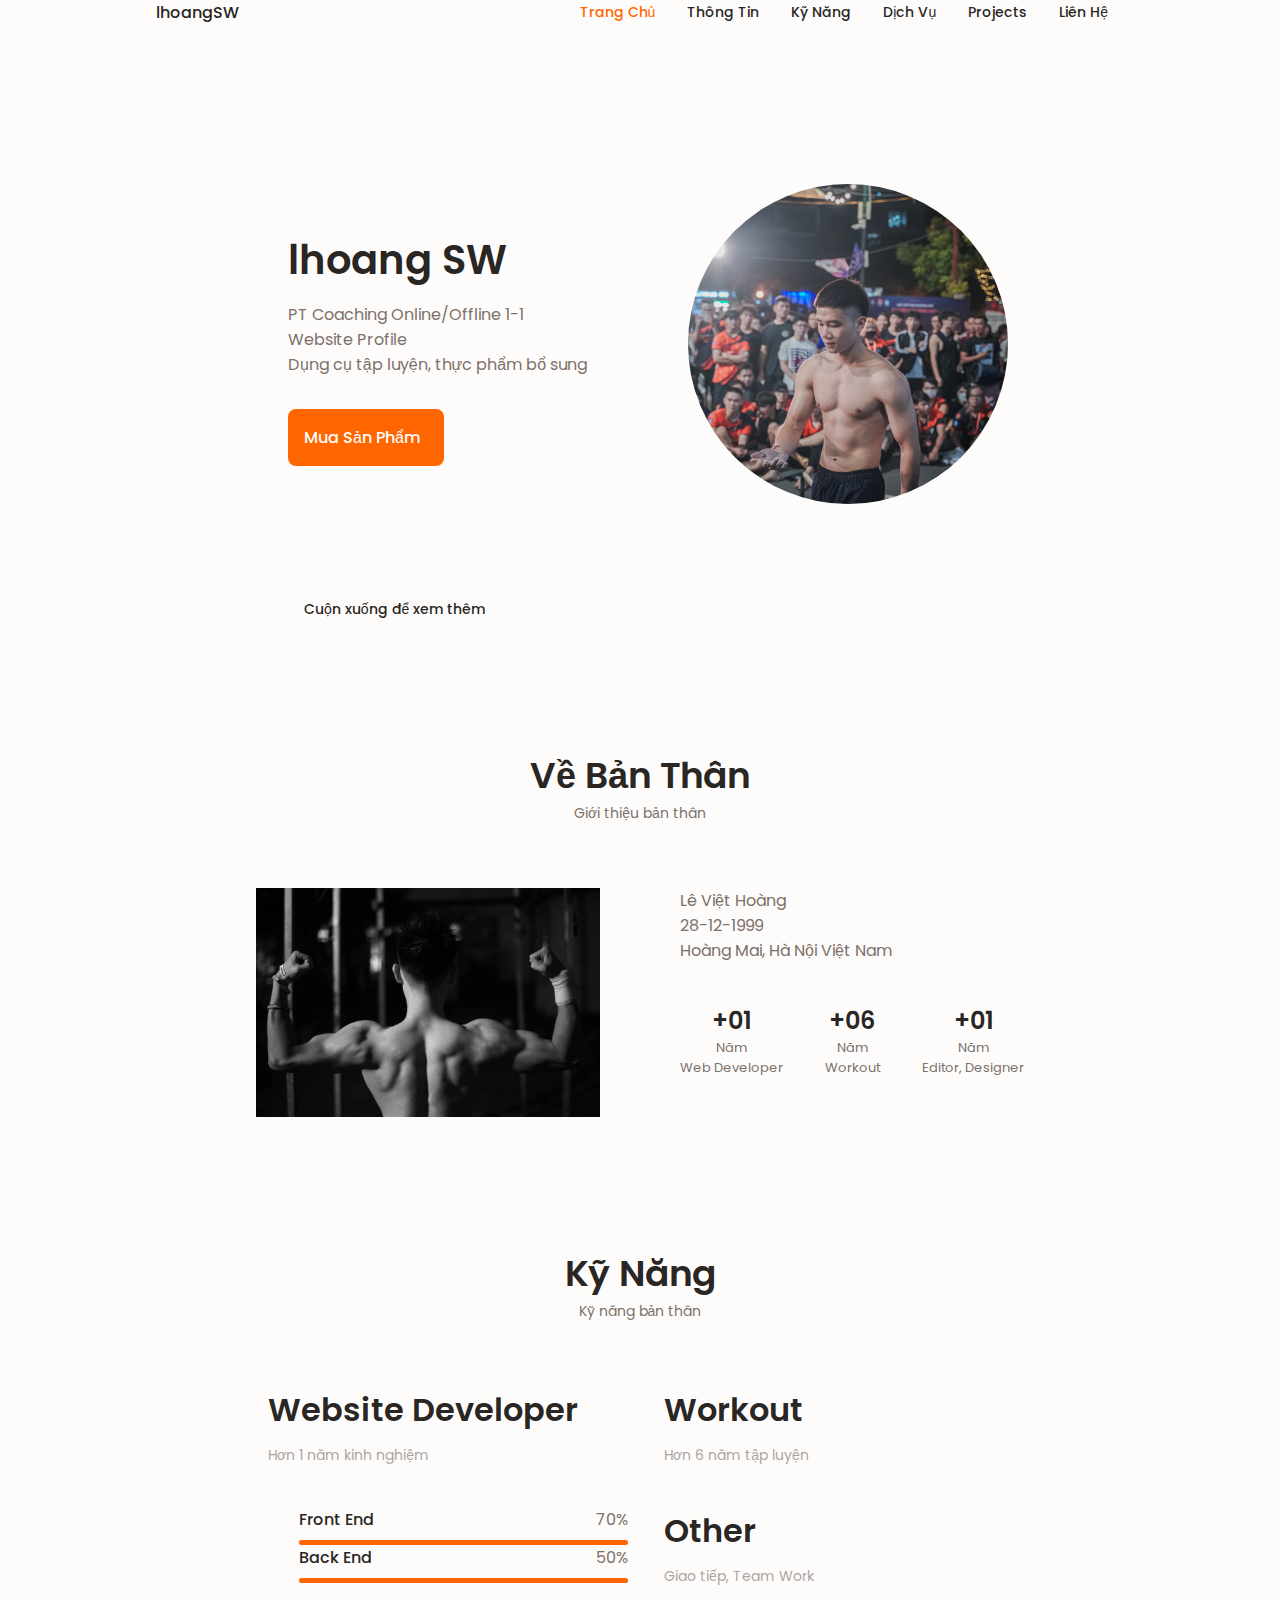
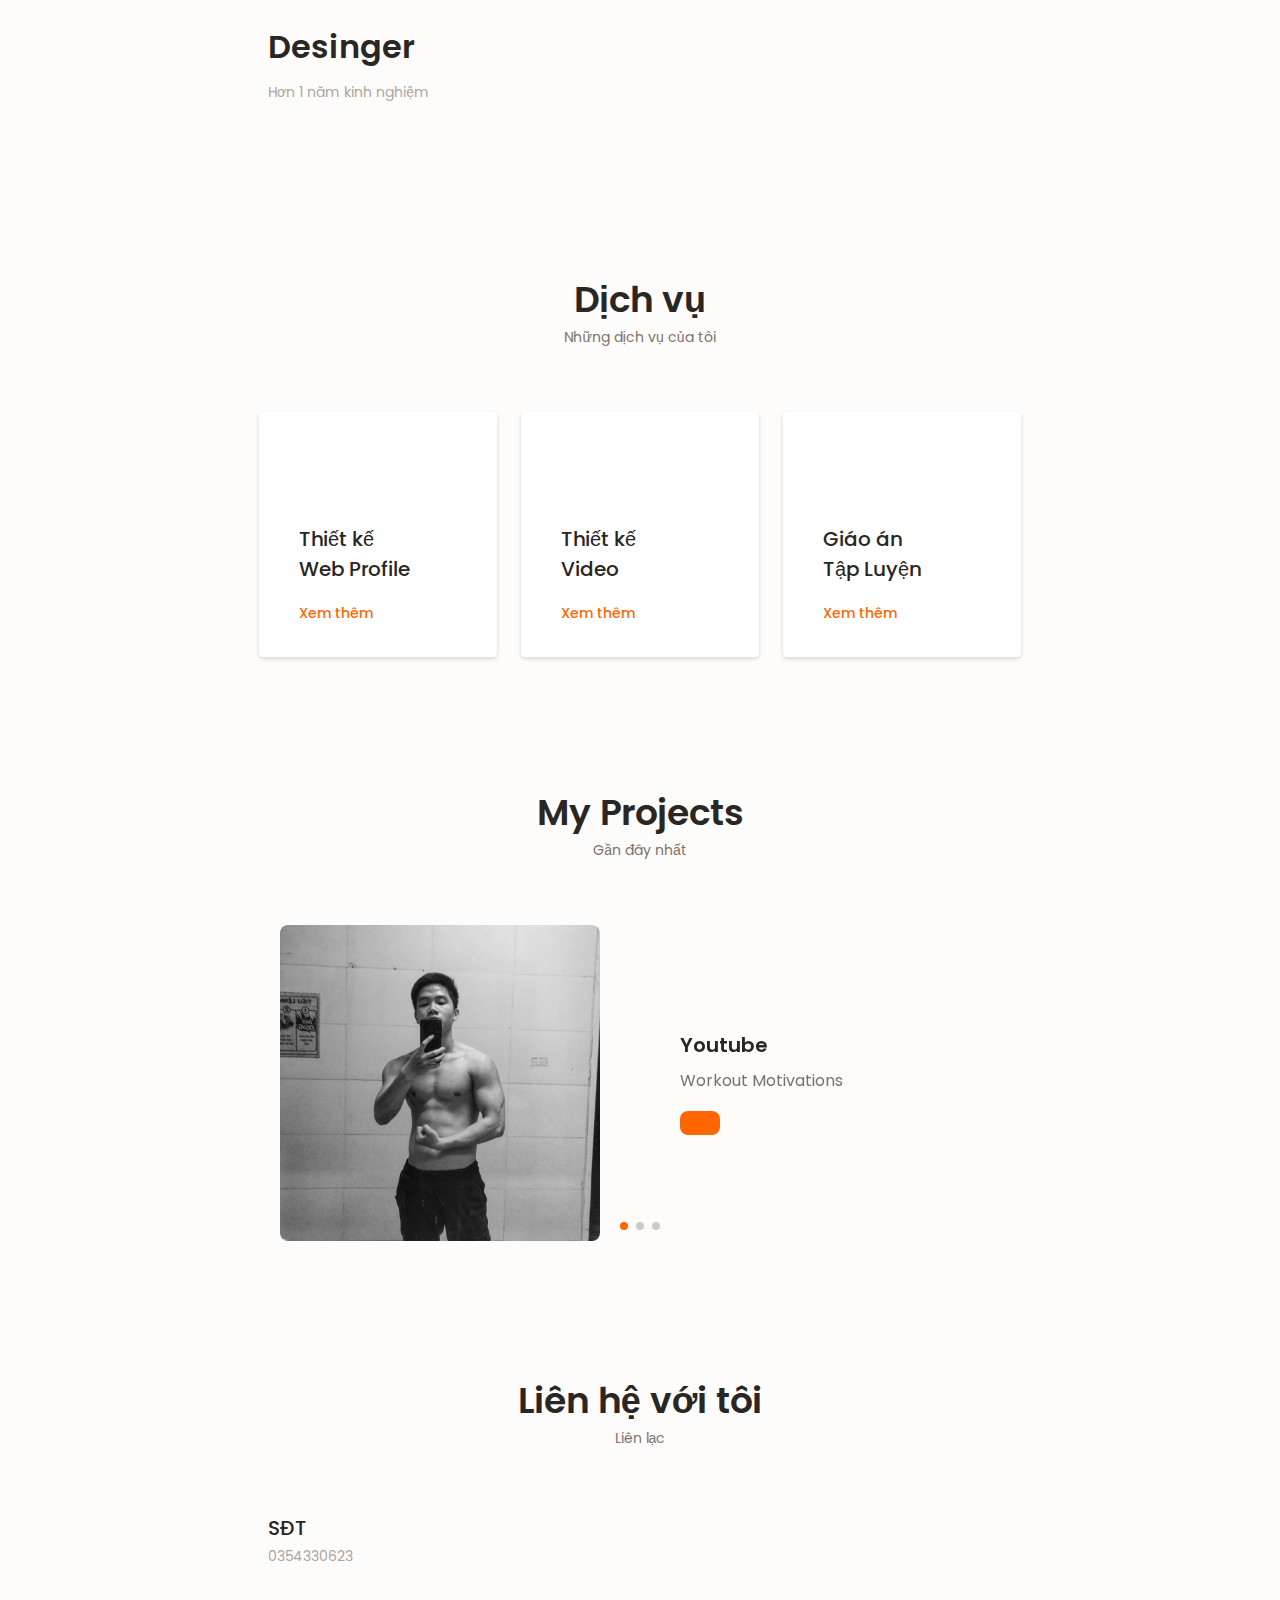
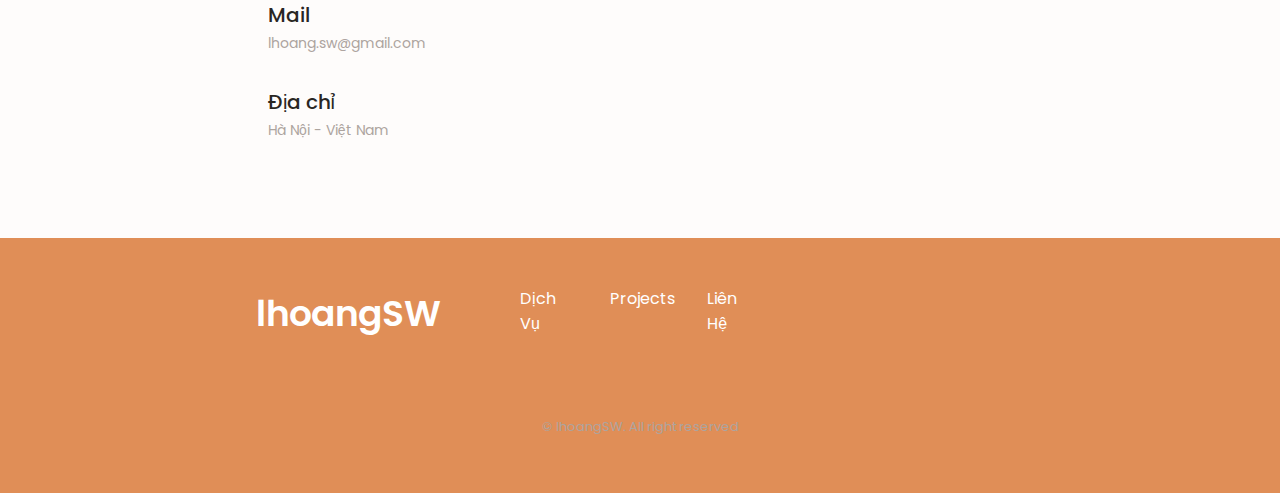
<file: index.html>
<!DOCTYPE html>
<html lang="en">
<head>
	<meta charset="UTF-8">
	<meta name="viewport" content="width=device-width, initial-scale=1">
	<title>lhoang SW</title>
	
	<link rel="shortcut icon" type="image/png" href="assets/imgs/daugiai.jpg"/>
	<link rel="stylesheet" href="https://unicons.iconscout.com/release/v4.0.0/css/line.css">

	<link rel="stylesheet" href="assets/css/swiper-bundle.min.css">
	<link rel="stylesheet" href="assets/css/gioithieu.css">


</head>
<body>

	<header class="header" id="header">
		<nav class="nav container">
			<a href="#" class="nav__logo">lhoangSW</a>

			<div class="nav__menu" id="nav-menu">
				<ul class="nav__list grid">
					<li class="nav__item">
						<a href="#home" class="nav__link active-link">
							<i class="uil uil-estate nav__icon"></i> Trang Chủ
						</a>
					</li>
					<li class="nav__item">
						<a href="#about" class="nav__link">
							<i class="uil uil-user nav__icon"></i> Thông Tin
						</a>
					</li><li class="nav__item">
						<a href="#skills" class="nav__link">
							<i class="uil uil-file-alt nav__icon"></i> Kỹ Năng
						</a>
					</li><li class="nav__item">
						<a href="#services" class="nav__link">
							<i class="uil uil-briefcase-alt nav__icon"></i> Dịch Vụ
						</a>
					</li><li class="nav__item">
						<a href="#portfolio" class="nav__link">
							<i class="uil uil-scenery nav__icon"></i> Projects
						</a>
					</li>
					</li><li class="nav__item">
						<a href="#contact" class="nav__link">
							<i class="uil uil-message nav__icon"></i> Liên Hệ
						</a>
					</li>
				</ul>
				<i class="uil uil-times nav__close" id="nav-close"></i>
			</div>

			<div class="nav__btns">
				<!-- theme change button -->
				<i class="uil uil-moon change-theme" id="theme-button"></i>

				<div class="nav__toggle" id="nav-toggle">
					<i class="uil uil-apps"></i>
				</div>
			</div>

		</nav>
	</header>


	<main class="main">
		<section class="home section" id="home">
			<div class="home__container container grid">
				<div class="home__content grid">
					<div class="home__social">
						<a href="https://www.facebook.com/leviethoang281299" target="_blank" class="home__social-icon">
							<i class="uil uil-facebook-f"></i>
						</a>

						<a href="https://www.instagram.com/lhoang_sw/" target="_blank" class="home__social-icon">
							<i class="uil uil-instagram"></i>
						</a>

						<a href="https://www.youtube.com/@lhoangsw3501/" target="_blank" class="home__social-icon">
							<i class="uil uil-youtube"></i>
						</a>
					</div>

					<div class="home__img">
						<img src="assets/imgs/daugiai.jpg" alt="" class="home__blob-img">

						</g>

						</svg>
					</div>

					<div class="home__data">
						<h1 class="home__title">lhoang SW</h1>
						<h3 class="home__subtitle"></h3>
						<p class="home__description">PT Coaching Online/Offline 1-1 <br> Website Profile <br> Dụng cụ tập luyện, thực phẩm bổ sung</p>
						<a href="sanpham.html" target="_blank" class="button button--flex">
							Mua Sản Phẩm<i class="uil uil-message button__icon"></i>
						</a>
					</div>
				</div>

				<div class="home__scroll">
					<a href="#about" class="home__scroll-button button--flex">
						<i class="uil uil-mouse-alt home__scroll-mouse"></i>
						<span class="home__scroll-name">Cuộn xuống để xem thêm</span>
						<i class="uil uil-arrow-down home__scroll-arrow"></i>
					</a>
				</div>

			</div>
		</section>

		<section class="about section" id="about">
			<h2 class="section__title">Về Bản Thân</h2>
			<span class="section__subtitle">Giới thiệu bản thân</span>

			<div class="about__container container grid">
				<img src="assets/imgs/back.jpg" alt="" class="about__img">

				<div class="about__data">
					<p class="about__description">Lê Việt Hoàng <br> 28-12-1999 <br> Hoàng Mai, Hà Nội Việt Nam</p>

					<div class="about__info">
						<div>
							<span class="about__info-title">+01</span>
							<span class="about__info-name">Năm <br> Web Developer</span>
						</div>
						<div>
							<span class="about__info-title">+06</span>
							<span class="about__info-name">Năm <br> Workout</span>
						</div>
						<div>
							<span class="about__info-title">+01</span>
							<span class="about__info-name">Năm <br> Editor, Designer</span>
						</div>
					</div>

					<!-- <div class="about__buttons">
						<a download="" href="#" class="button button--flex">
							Tải xuống CV<i class="uil uil-download-alt button__icon"></i>
						</a>
					</div> -->
				</div>
			</div>
		</section>

		<section class="skills section" id="skills">
			<h2 class="section__title">Kỹ Năng</h2>
			<span class="section__subtitle">Kỹ năng bản thân</span>

			<div class="skills__container container grid">
				<div>
					<!-- SKILLS 1 -->
					<div class="skills__content skills__open">
						<div class="skills__header">
							<i class="uil uil-brackets-curly skills__icon"></i>

							<div>
								<h1 class="skills__titles">Website Developer</h1>
								<span class="skills__subtitle">Hơn 1 năm kinh nghiệm</span>
							</div>

							<i class="uil uil-angle-down skills__arrow"></i>
						</div>

						<div class="skills__list grid">
							<div class="skills__data">
								<div class="skills__titles">
									<h3 class="skills__name">Front End</h3>
									<span class="skills__number">70%</span>
								</div>
								<div class="skills__bar">
									<span class="skills__percentage skills__fe"></span>
								</div>

								<div class="skills__titles">
									<h3 class="skills__name">Back End</h3>
									<span class="skills__number">50%</span>
								</div>
								<div class="skills__bar">
									<span class="skills__percentage skills__be"></span>
								</div>

								
							</div>
						</div>

					</div>

					<!-- SKILLS 2 -->
					<div class="skills__content skills__close">
						<div class="skills__header">
							<i class="uil uil-swatchbook skills__icon"></i>

							<div>
								<h1 class="skills__titles">Desinger</h1>
								<span class="skills__subtitle">Hơn 1 năm kinh nghiệm</span>
							</div>

							<i class="uil uil-angle-down skills__arrow"></i>
						</div>

						<div class="skills__list grid">
							<div class="skills__data">
								<div class="skills__titles">
									<h3 class="skills__name">Edit Video</h3>
									<span class="skills__number">70%</span>
								</div>
								<div class="skills__bar">
									<span class="skills__percentage skills__canvas"></span>
								</div>

								<div class="skills__titles">
									<h3 class="skills__name">Abode Premiere Pro</h3>
									<span class="skills__number">50%</span>
								</div>
								<div class="skills__bar">
									<span class="skills__percentage skills__pr"></span>
								</div>

								<div class="skills__titles">
									<h3 class="skills__name">Adobe Photoshop</h3>
									<span class="skills__number">50%</span>
								</div>
								<div class="skills__bar">
									<span class="skills__percentage skills__photoshop"></span>
								</div>						
							</div>
						</div>
					</div>
				</div>

				<div>
					<!-- SKILLS 3 -->
					

					<!-- SKILLS 4 -->
					<div class="skills__content skills__close">
						<div class="skills__header">
							<i class="uil uil-dumbbell skills__icon"></i>

							<div>
								<h1 class="skills__titles">Workout</h1>
								<span class="skills__subtitle">Hơn 6 năm tập luyện</span>
							</div>

							<i class="uil uil-angle-down skills__arrow"></i>
						</div>

						<div class="skills__list grid">
							<div class="skills__data">
								<div class="skills__titles">
									<h3 class="skills__name">Calisthenics & Street Workout</h3>
									<span class="skills__number">90%</span>
								</div>
								<div class="skills__bar">
									<span class="skills__percentage skills__sw"></span>
								</div>

								<div class="skills__titles">
									<h3 class="skills__name">Gym</h3>
									<span class="skills__number">50%</span>
								</div>
								<div class="skills__bar">
									<span class="skills__percentage skills__gym"></span>
								</div>

								<div class="skills__titles">
									<h3 class="skills__name">Gymnastics</h3>
									<span class="skills__number">20%</span>
								</div>
								<div class="skills__bar">
									<span class="skills__percentage skills__gymnast"></span>
								</div>						
							</div>
						</div>
					</div>

					<!-- SKILLS 5 -->
					<div class="skills__content skills__close">
						<div class="skills__header">
							<i class="uil uil-users-alt skills__icon"></i>

							<div>
								<h1 class="skills__titles">Other</h1>
								<span class="skills__subtitle">Giao tiếp, Team Work</span>
							</div>

							<i class="uil uil-angle-down skills__arrow"></i>
						</div>

						<div class="skills__list grid">
							<div class="skills__data">
								<div class="skills__titles">
									<h3 class="skills__name">Tiếng Anh giao tiếp cơ bản</h3>
									<span class="skills__number">65%</span>
								</div>
								<div class="skills__bar">
									<span class="skills__percentage skills__ta"></span>
								</div>

								<div class="skills__titles">
									<h3 class="skills__name">Team Work</h3>
									<span class="skills__number">75%</span>
								</div>
								<div class="skills__bar">
									<span class="skills__percentage skills__tw"></span>
								</div>

								<div class="skills__titles">
									<h3 class="skills__name">Kỹ Năng Mềm</h3>
									<span class="skills__number">65%</span>
								</div>
								<div class="skills__bar">
									<span class="skills__percentage skills__knm"></span>
								</div>						
							</div>
						</div>
					</div>
				</div>
			</div>
		</section>

		

		<!-- SERVICES -->
		<section class="services section" id="services">
			<h2 class="section__title">Dịch vụ</h2>
			<span class="section__subtitle">Những dịch vụ của tôi</span>

			<div class="services__container container grid">
				<!-- SERVICES 1 -->
				<div class="services__content">
					<div>
						<i class="uil uil-web-grid services__icon"></i>
						<h3 class="services__title">Thiết kế <br>Web Profile</h3>
					</div>

					<span class="button button--flex button--small button--link services__button">
						Xem thêm
						<i class="uil uil-arrow-right button__icon"></i>
					</span>

					<div class="services__modal">
						<div class="services__modal-content">
							<h4 class="services__modal-title">Thiết kế <br>Web Profile</h4>
							<i class="uil uil-times services__modal-close"></i>

							<ul class="services__modal-services grid">
								<li class="services__modal-service">
									<i class="uil uil-check-circle services__modal-icon"></i>
									<p>Giao diện bắt mắt.</p>
								</li>
								<li class="services__modal-service">
									<i class="uil uil-check-circle services__modal-icon"></i>
									<p>Tính cá nhân hóa cao.</p>
								</li>
								<li class="services__modal-service">
									<i class="uil uil-check-circle services__modal-icon"></i>
									<p>Thay đổi theo yêu cầu.</p>
								</li>
							</ul>
						</div>
					</div>
				</div>

				<!-- SERVICES 2 -->
				<div class="services__content">
					<div>
						<i class="uil uil-video services__icon"></i>
						<h3 class="services__title">Thiết kế <br> Video</h3>
					</div>

					<span class="button button--flex button--small button--link services__button">
						Xem thêm
						<i class="uil uil-arrow-right button__icon"></i>
					</span>

					<div class="services__modal">
						<div class="services__modal-content">
							<h4 class="services__modal-title">Thiết kế <br> Video</h4>
							<i class="uil uil-times services__modal-close"></i>

							<ul class="services__modal-services grid">
								<li class="services__modal-service">
									<i class="uil uil-check-circle services__modal-icon"></i>
									<p>Video Youtube, Tiktok, Reel FaceBook Instagram.</p>
								</li>
								<li class="services__modal-service">
									<i class="uil uil-check-circle services__modal-icon"></i>
									<p>Video Highlight Game.</p>
								</li>
								<li class="services__modal-service">
									<i class="uil uil-check-circle services__modal-icon"></i>
									<p>Video Trend Tiktok.</p>
								</li>
								<li class="services__modal-service">
									<i class="uil uil-check-circle services__modal-icon"></i>
									<p>Video Workout Motivation.</p>
								</li>
							</ul>
						</div>
					</div>
				</div>

				<!-- SERVICES 3 -->
				<div class="services__content">
					<div>
						<i class="uil uil-dumbbell services__icon"></i>
						<h3 class="services__title">Giáo án <br> Tập Luyện</h3>
					</div>

					<span class="button button--flex button--small button--link services__button">
						Xem thêm
						<i class="uil uil-arrow-right button__icon"></i>
					</span>

					<div class="services__modal">
						<div class="services__modal-content">
							<h4 class="services__modal-title">Giáo án <br> Tập Luyện</h4>
							<i class="uil uil-times services__modal-close"></i>

							<ul class="services__modal-services grid">
								<li class="services__modal-service">
									<i class="uil uil-check-circle services__modal-icon"></i>
									<p>Lên giáo án tập luyện tăng giảm cân, tăng cơ, giảm mỡ.</p>
								</li>
								<li class="services__modal-service">
									<i class="uil uil-check-circle services__modal-icon"></i>
									<p>Tư vấn hỗ trợ về dinh dưỡng và các thực phẩm bổ sung.</p>
								</li>
								<li class="services__modal-service">
									<i class="uil uil-check-circle services__modal-icon"></i>
									<p>Cung cấp dụng cụ tập luyện và thực phẩm bổ sung.</p>
								</li>
								<li class="services__modal-service">
									<i class="uil uil-check-circle services__modal-icon"></i>
									<p>Huấn luyện viên kèm 1-1.</p>
								</li>
							</ul>
						</div>
					</div>
				</div>

				
			</div>
		</section>

		<!-- portfolio -->
		
		<section class="portfolio section" id="portfolio">
			<h2 class="section__title">My Projects</h2>
			<span class="section__subtitle">Gần đây nhất</span>

			<div class="portfolio__container container swiper mySwiper">
				<div class="swiper-wrapper">
					<!-- portfolio 1 -->
					<div class="portfolio__content grid swiper-slide">
						<img src="assets/imgs/ytava.jpg" alt="" class="portfolio__img">

						<div class="portfolio__data">
							<h3 class="portfolio__title">Youtube</h3>
							<p class="portfolio__description">Workout Motivations</p>
							<a href="https://www.youtube.com/@lhoangsw3501/" target="_blank" class="button button--flex button--small portfolio__button">
								<i class="uil uil-arrow-right button__icon"></i>
							</a>
						</div>
					</div>
					<!-- portfolio 2 -->
					<div class="portfolio__content grid swiper-slide">
						<img src="assets/imgs/daugiai.jpg" alt="" class="portfolio__img">

						<div class="portfolio__data">
							<h3 class="portfolio__title">TikTok</h3>
							<p class="portfolio__description">Workout Tips & Tricks</p>
							<a href="https://www.tiktok.com/@lehoang_sw" target="_blank" class="button button--flex button--small portfolio__button">
								<i class="uil uil-arrow-right button__icon"></i>
							</a>
						</div>
					</div>
					<!-- portfolio 3 -->
					<div class="portfolio__content grid swiper-slide">
						<img src="assets/imgs/vc.png	" alt="" class="portfolio__img">

						<div class="portfolio__data">
							<h3 class="portfolio__title">Thẻ Thông Tin Cá Nhân</h3>
							<p class="portfolio__description">Chạm, Quét mã QR hiện thông tin</p>
							<a href="#" class="button button--flex button--small portfolio__button">
								<i class="uil uil-arrow-right button__icon"></i>
							</a>
						</div>
					</div>
				</div>

				<div class="swiper-button-next">
					<i class="uil uil-angle-right-b swiper-portfolio-icon"></i>
				</div>
    			<div class="swiper-button-prev">
    				<i class="uil uil-angle-left-b swiper-portfolio-icon"></i>
    			</div>

    			<div class="swiper-pagination"></div>
			</div>
		</section>  		

		<!-- PROJECT IN MID -->
		<!-- <section class="project section">
			<div class="project__bg">
				<div class="project__container container grid">
					<div class="project__data">
						<h2 class="project__title">Bạn có ý tưởng mới ?</h2>
						<p class="project__description">Ý tưởng của bạn là ý tưởng của tôi <br> Ý tưởng của tôi là của tôi</p>
						<a href="#contact" class="button button--flex button--white">
							Liên hệ với tui
							<i class="uil uil-message project__icon button__icon"></i>
						</a>
					</div>

					<img src="assets/imgs/ava.png" alt="" class="project__img">
				</div>
			</div>
		</section> -->

		<!-- testimonial -->
		

		<!-- Contact me -->
		<section class="contact section" id="contact">
			<h2 class="section__title">Liên hệ với tôi</h2>
			<span class="section__subtitle">Liên lạc</span>

			<div class="contact__container container grid">
				<div>
					<div class="contact__information">
						<i class="uil uil-phone contact__icon"></i>

						<div>
							<h3 class="contact__title">SĐT</h3>
							<span class="contact__subtitle">0354330623</span>
						</div>
					</div>

					<div class="contact__information">
						<i class="uil uil-envelope contact__icon"></i>

						<div>
							<h3 class="contact__title">Mail</h3>
							<span class="contact__subtitle">lhoang.sw@gmail.com</span>
						</div>
					</div>

					<div class="contact__information">
						<i class="uil uil-map-marker contact__icon"></i>

						<div>
							<h3 class="contact__title">Địa chỉ</h3>
							<span class="contact__subtitle">Hà Nội - Việt Nam</span>
						</div>
					</div>
				</div>

				<!-- <form action="" class="contact__form grid">
					<div class="contact__inputs grid">
						<div class="contact__content">
							<label for="" class="contact__label">Tên</label>
							<input type="text" class="contact__input">
						</div>
						<div class="contact__content">
							<label for="" class="contact__label">Email</label>
							<input type="email" class="contact__input">
						</div>
					</div>
					<div class="contact__content">
						<label for="" class="contact__label">Dự án</label>
						<input type="text" class="contact__input">
					</div>
					<div class="contact__content">
						<label for="" class="contact__label">Lời nhắn</label>
						<textarea name="" id="" cols="0" rows="7" class="contact__input"></textarea>
					</div>

					<div>
						<a href="#" class="button button--flex">
							Gửi lời nhắn
							<i class="uil uil-message button__icon"></i>
						</a>
					</div>
				</form> -->
			</div>
		</section>
	</main>

	<!-- Footer -->
	<footer class="footer">
		<div class="footer__bg">
			<div class="footer__container container grid">
				<div>
					<h1 class="footer__title">lhoangSW</h1>
					<span class="footer__subtitle"></span>
				</div>

				<ul class="footer__links">
					<li>
						<a href="#services" class="footer__link">Dịch Vụ</a>
					</li>
					<li>
						<a href="#portfolio" class="footer__link">Projects</a>
					</li>
					<li>
						<a href="#contact" class="footer__link">Liên Hệ</a>
					</li>
				</ul>

				<div class="footer__socials">
					<a href="#" class="footer__social">
						<i class="uil uil-facebook-f"></i>
					</a>
					<a href="#" class="footer__social">
						<i class="uil uil-instagram"></i>
					</a>
					<a href="#" class="footer__social">
						<i class="uil uil-twitter-alt"></i>
					</a>
				</div>
			</div>

			<p class="footer__copy">&#169; lhoangSW. All right reserved</p>
		</div>
	</footer>

	<!-- scroll top -->
	<a href="#" class="scrollup" id="scroll-up">
		<i class="uil uil-arrow-up scrollup__icon"></i>
	</a>

	
	<!-- <script type="module" src="https://unpkg.com/ionicons@5.5.2/dist/ionicons/ionicons.esm.js"></script>
	<script nomodule src="https://unpkg.com/ionicons@5.5.2/dist/ionicons/ionicons.js"></script> -->
	<script src="assets/js/swiper-bundle.min.js"></script>
	<script src="assets/js/gioithieu.js"></script>
	
</body>
</html>
</file>
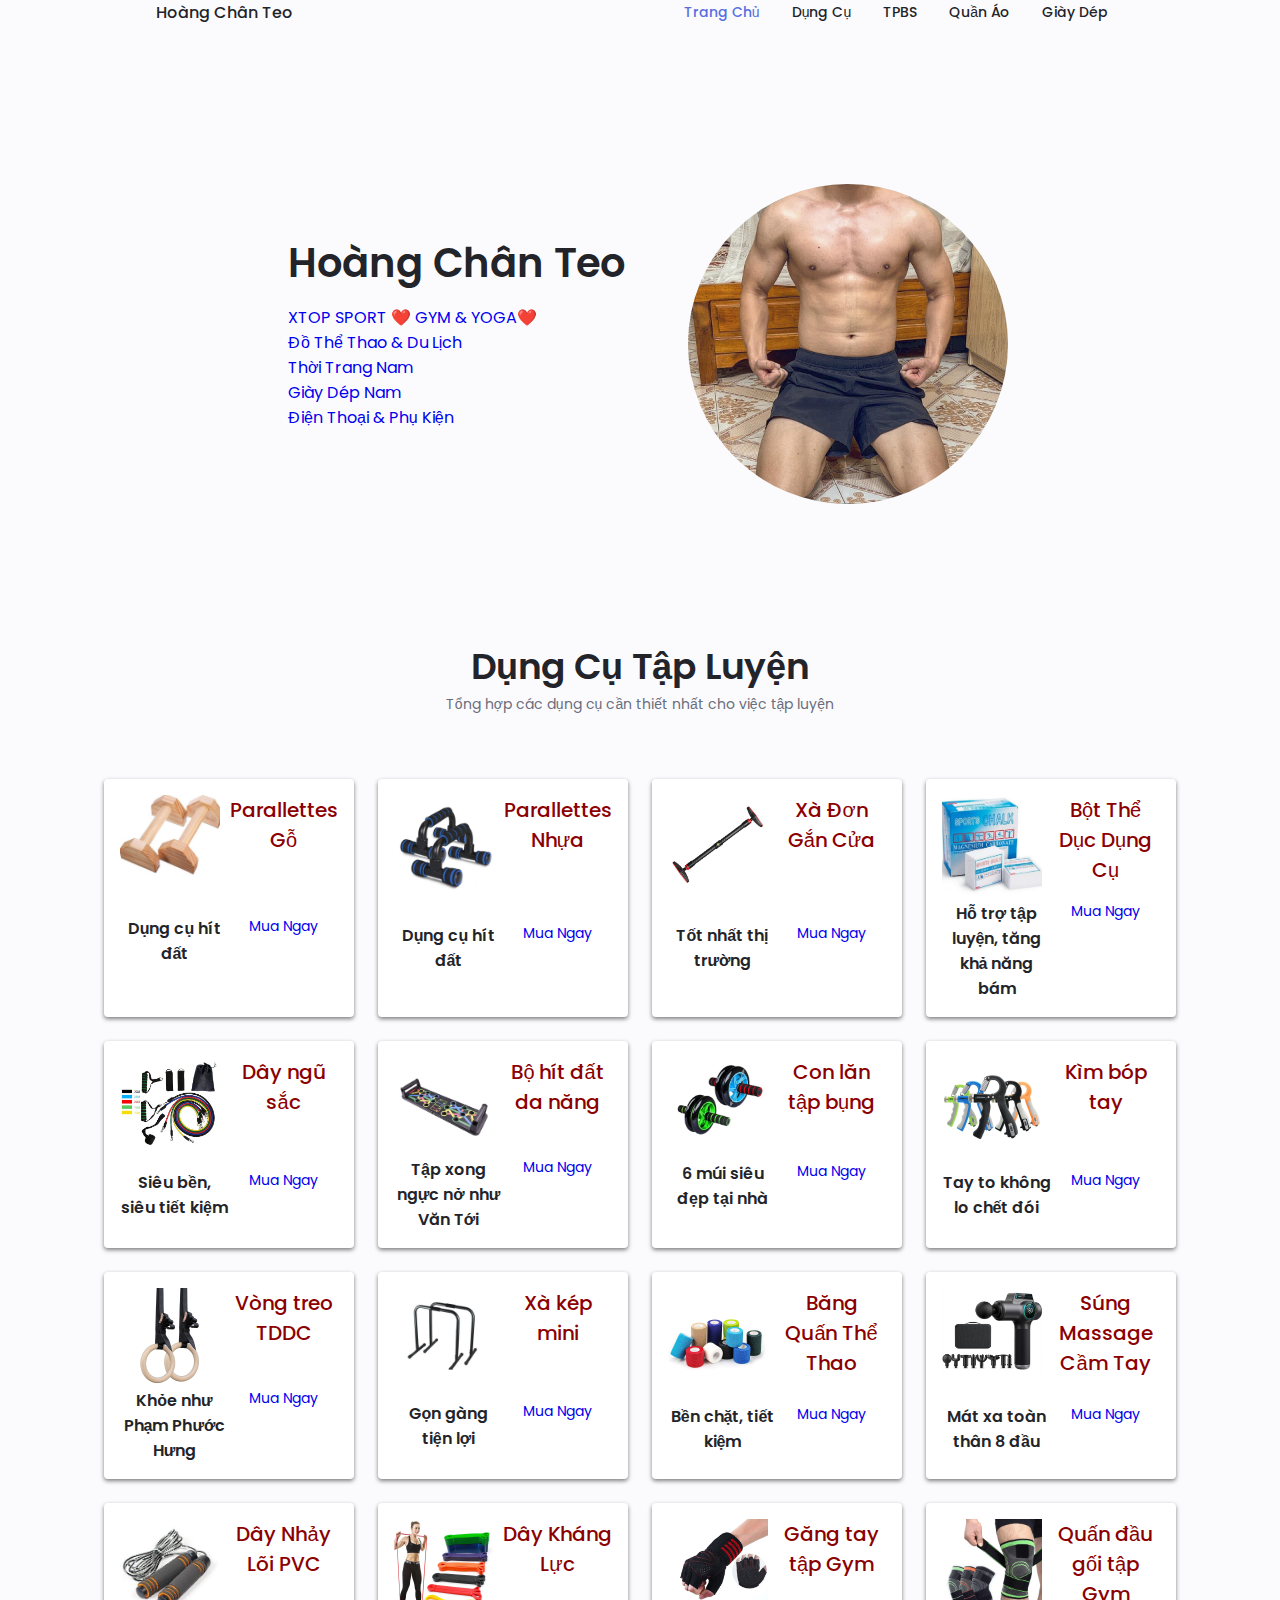
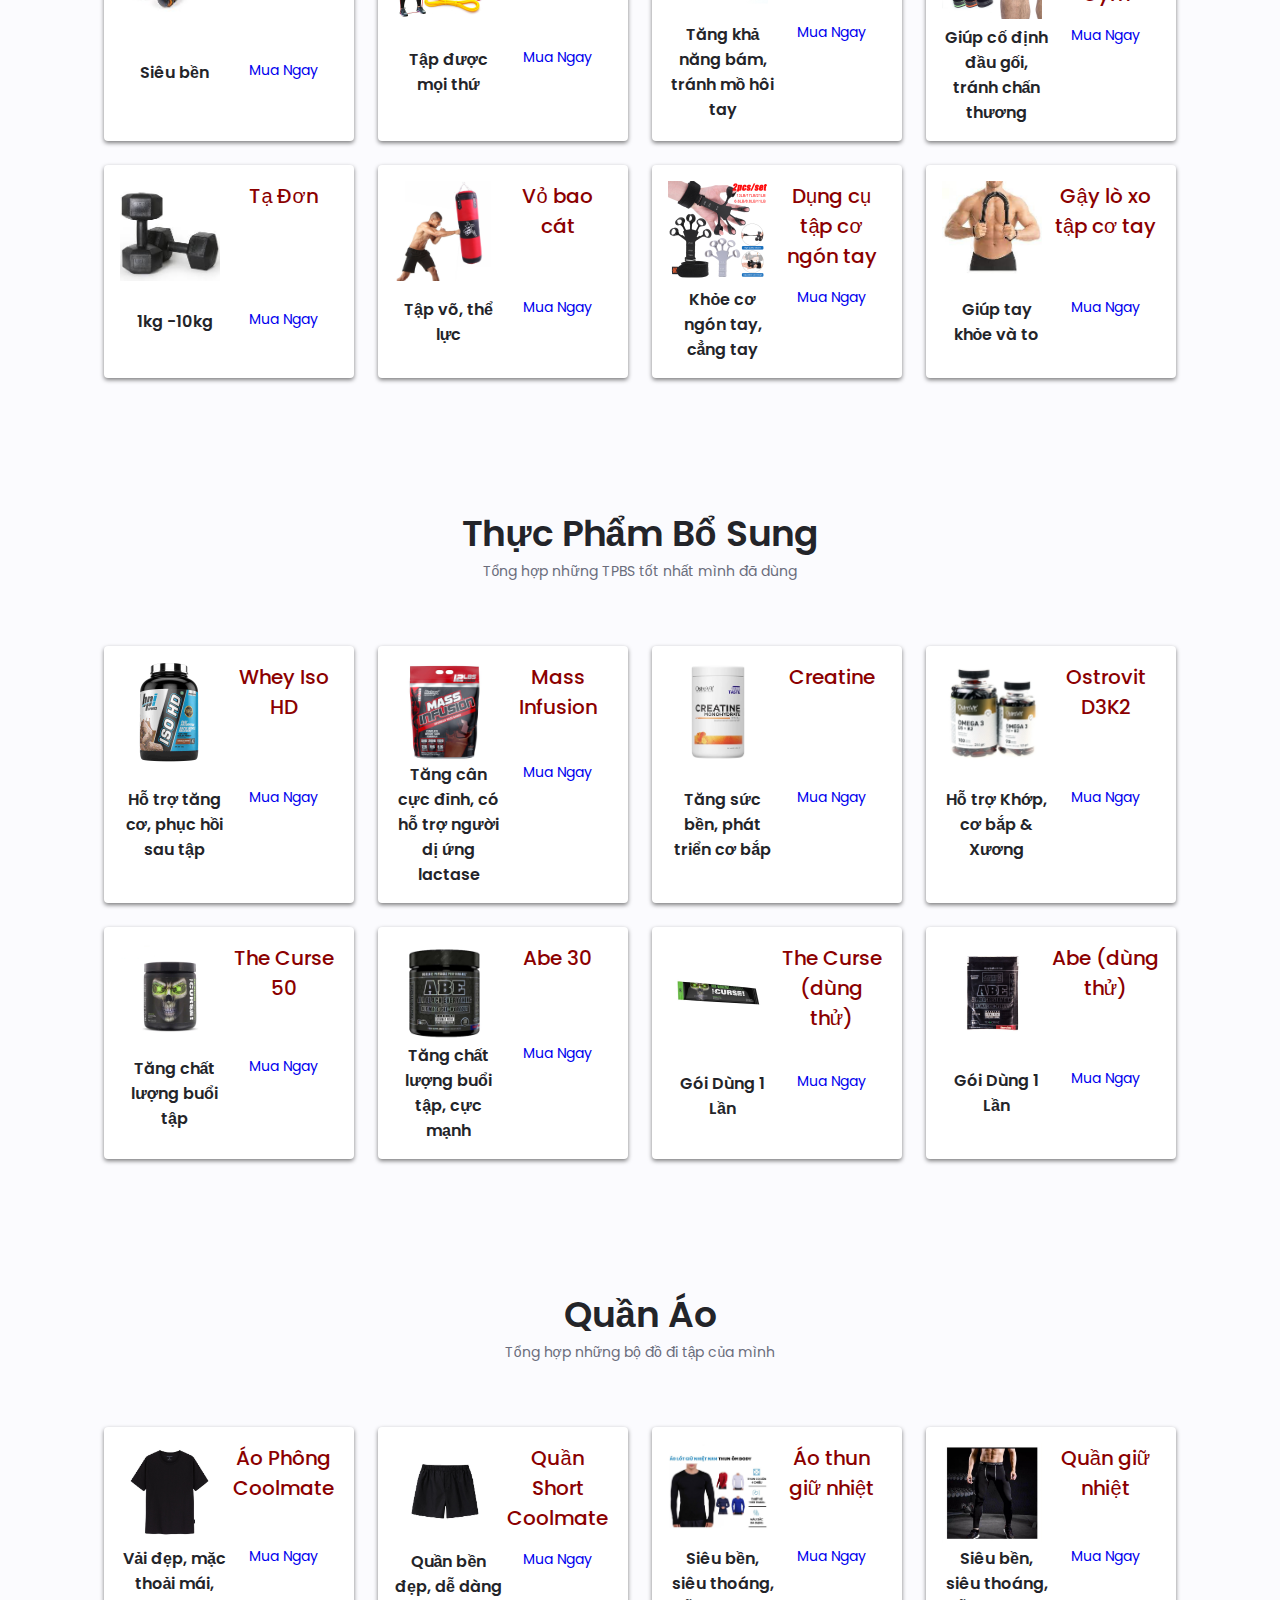
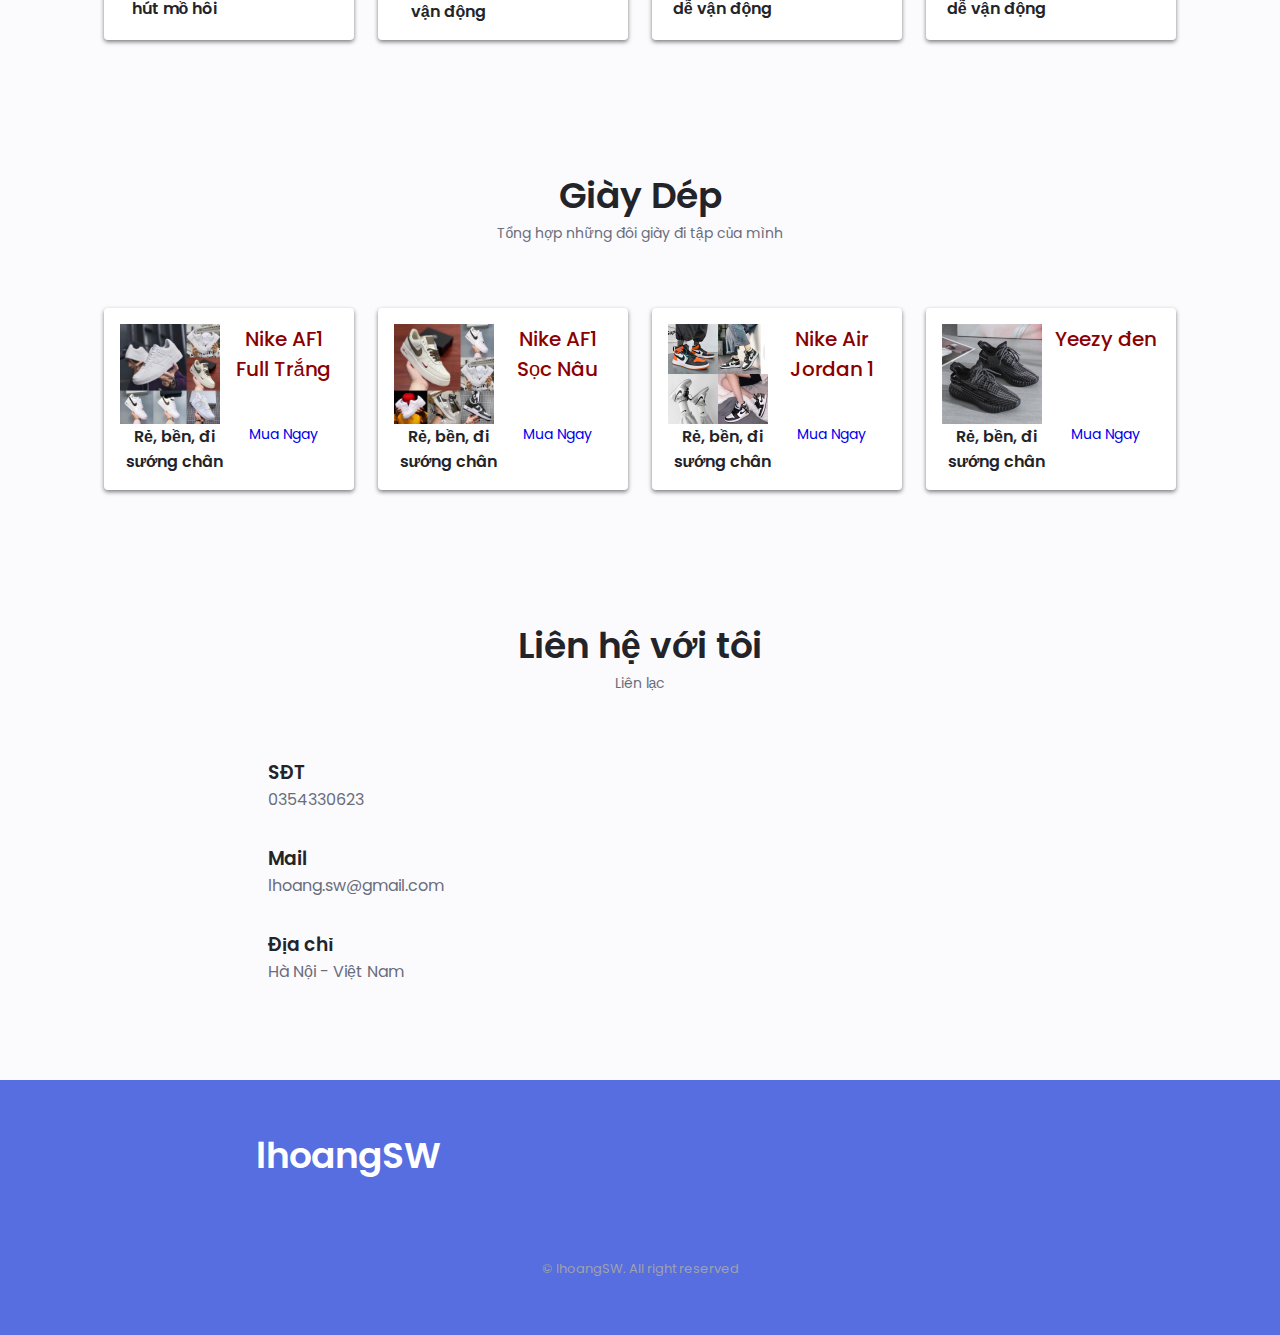
<file: sanpham.html>
<!DOCTYPE html>
<html lang="en">
<head>
	<meta charset="UTF-8">
	<meta name="viewport" content="width=device-width, initial-scale=1">
	<title>lhoang SW - Shop</title>
	
	<link rel="shortcut icon" type="image/png" href="assets/imgs/planche.jpg"/>
	<link rel="stylesheet" href="https://unicons.iconscout.com/release/v4.0.0/css/line.css">

	<link rel="stylesheet" href="assets/css/swiper-bundle.min.css">
	<link rel="stylesheet" href="assets/css/sanpham.css">


</head>
<body>

	<header class="header" id="header">
		<nav class="nav container">
			<a href="#" class="nav__logo">Hoàng Chân Teo</a>

			<div class="nav__menu" id="nav-menu">
				<ul class="nav__list grid">
					<li class="nav__item">
						<a href="#home" class="nav__link active-link">
							<i class="uil uil-estate nav__icon"></i> Trang Chủ
						</a>
					</li>
					<li class="nav__item">
						<a href="#items" class="nav__link">
							<i class="uil uil-file-alt nav__icon"></i> Dụng Cụ
						</a>
					</li>
					<li class="nav__item">
						<a href="#tpbs" class="nav__link">
							<i class="uil uil-file-alt nav__icon"></i> TPBS
						</a>
					</li>
					<li class="nav__item">
						<a href="#quanao" class="nav__link">
							<i class="uil uil-file-alt nav__icon"></i> Quần Áo
						</a>
					</li>
					<li class="nav__item">
						<a href="#giaydep" class="nav__link">
							<i class="uil uil-file-alt nav__icon"></i> Giày Dép
						</a>
					</li>
				</ul>
				<i class="uil uil-times nav__close" id="nav-close"></i>
			</div>

			<div class="nav__btns">
				<div class="nav__toggle" id="nav-toggle">
					<i class="uil uil-apps"></i>
				</div>
			</div>

		</nav>
	</header>


	<main class="main">
		<section class="home section" id="home">
			<div class="home__container container grid">
				<div class="home__content grid">
					<div class="home__social">
						<a href="https://www.facebook.com/leviethoang281299" target="_blank" class="home__social-icon">
							<i class="uil uil-facebook-f"></i>
						</a>

						<a href="https://www.instagram.com/lhoang_sw/" target="_blank" class="home__social-icon">
							<i class="uil uil-instagram"></i>
						</a>

						<a href="https://www.youtube.com/@hoangchanteo/" target="_blank" class="home__social-icon">
							<i class="uil uil-youtube"></i>
						</a>
					</div>

					<div class="home__img">
						<img src="assets/imgs/planche.jpg" alt="" class="home__blob-img">

						</g>

						</svg>
					</div>

					<div class="home__data">
						<h1 class="home__title">Hoàng Chân Teo</h1>
						<h3 class="home__subtitle"></h3>
						<ul class="home__description">
							<li>
								<i class="uil uil-arrow-right button__icon"></i>
								<a href="https://shope.ee/8zYegBm4GW" target="_blank">XTOP SPORT ❤️ GYM & YOGA❤️</a>
							</li>
							<li>
								<i class="uil uil-arrow-right button__icon"></i>
								<a href="https://shope.ee/7zfbbOaQfu" target="_blank">Đồ Thể Thao & Du Lịch</a>
							</li>
							<li>
								<i class="uil uil-arrow-right button__icon"></i>
								<a href="https://shope.ee/2L1EqvTJEj" target="_blank">Thời Trang Nam</a>
							</li>
							<li>
								<i class="uil uil-arrow-right button__icon"></i>
								<a href="https://shope.ee/A9k6BMJmkq" target="_blank">Giày Dép Nam</a>
							</li>
							<li>
								<i class="uil uil-arrow-right button__icon"></i>
								<a href="https://shope.ee/2pxVRtGV7A" target="_blank">Điện Thoại & Phụ Kiện</a>
							</li>
						</ul>
					</div>
				</div>


			</div>
		</section>

		<!-- SERVICES -->
		<section class="services section" id="items">
			<h2 class="section__title">Dụng Cụ Tập Luyện</h2>
			<span class="section__subtitle">Tổng hợp các dụng cụ cần thiết nhất cho việc tập luyện</span>

			<div class="services__container container grid">
				<!-- SERVICES 1 -->
				<div class="services__content">
					<img src="assets/imgs/sanpham/parallettes.jpg" class="services__content__img" alt="">
					<h3 class="services__title">Parallettes Gỗ</h3>
					<h4>Dụng cụ hít đất</h4>
					<span class="button button--flex button--small button--link services__button">
						
						<a href="https://shope.ee/4piQHXePh5" target="_blank">Mua Ngay<i class="uil uil-arrow-right button__icon"></i></a>
					</span>
				</div>

				<!-- SERVICES 2 -->
				<div class="services__content">
					<img src="assets/imgs/sanpham/paranhua.jpg" class="services__content__img" alt="">
					<h3 class="services__title">Parallettes Nhựa</h3>
					<h4>Dụng cụ hít đất</h4>
					<span class="button button--flex button--small button--link services__button">
						
						<a href="https://shope.ee/6fA4T9rMQS" target="_blank">Mua Ngay<i class="uil uil-arrow-right button__icon"></i></a>
					</span>
				</div>

				<!-- SERVICES 3 -->
				<div class="services__content">
					<img src="assets/imgs/sanpham/xadon.jpg" class="services__content__img" alt="">
					<h3 class="services__title">Xà Đơn Gắn Cửa </h3>
					<h4>Tốt nhất thị trường</h4>
					<span class="button button--flex button--small button--link services__button">
						
						<a href="https://shope.ee/2fdvhuvNEg" target="_blank">Mua Ngay<i class="uil uil-arrow-right button__icon"></i></a>
					</span>
				</div>

				<!-- SERVICES 4 -->
				<div class="services__content">
					<img src="assets/imgs/sanpham/sportchalk.jpg" class="services__content__img" alt="">
					<h3 class="services__title">Bột Thể Dục Dụng Cụ</h3>
					<h4>Hỗ trợ tập luyện, tăng khả năng bám</h4>
					<span class="button button--flex button--small button--link services__button">
						
						<a href="https://shope.ee/501qUHX48u" target="_blank">Mua Ngay<i class="uil uil-arrow-right button__icon"></i></a>
					</span>
				</div>

				<!-- SERVICES 5 -->
				<div class="services__content">
					<img src="assets/imgs/sanpham/dayngusac.jpg" class="services__content__img" alt="">
					<h3 class="services__title">Dây ngũ sắc</h3>
					<h4>Siêu bền, siêu tiết kiệm</h4>
					<span class="button button--flex button--small button--link services__button">
						
						<a href="https://shope.ee/AK3Mq6YYyZ" target="_blank">Mua Ngay<i class="uil uil-arrow-right button__icon"></i></a>
					</span>
				</div>

				<!-- SERVICES 6 -->
				<div class="services__content">
					<img src="assets/imgs/sanpham/bohitdat.jpg" class="services__content__img" alt="">
					<h3 class="services__title">Bộ hít đất da năng</h3>
					<h4>Tập xong ngực nở như Văn Tới</h4>
					<span class="button button--flex button--small button--link services__button">
						
						<a href="https://shope.ee/2fdvi1sL8S" target="_blank">Mua Ngay<i class="uil uil-arrow-right button__icon"></i></a>
					</span>
				</div>

				<!-- SERVICES 7 -->
				<div class="services__content">
					<img src="assets/imgs/sanpham/conlan.jpg" class="services__content__img" alt="">
					<h3 class="services__title">Con lăn tập bụng</h3>
					<h4>6 múi siêu đẹp tại nhà</h4>
					<span class="button button--flex button--small button--link services__button">
						
						<a href="https://shope.ee/6pTUfjSGC8" target="_blank">Mua Ngay<i class="uil uil-arrow-right button__icon"></i></a>
					</span>
				</div>

				<!-- SERVICES 8 -->
				<div class="services__content">
					<img src="assets/imgs/sanpham/kimboptay.jpg" class="services__content__img" alt="">
					<h3 class="services__title">Kìm bóp tay</h3>
					<h4>Tay to không lo chết đói</h4>
					<span class="button button--flex button--small button--link services__button">
						
						<a href="https://shope.ee/4piQIAX2wL" target="_blank">Mua Ngay<i class="uil uil-arrow-right button__icon"></i></a>
					</span>
				</div>

				<!-- SERVICES 9 -->
				<div class="services__content">
					<img src="assets/imgs/sanpham/rings.jpg" class="services__content__img" alt="">
					<h3 class="services__title">Vòng treo TDDC</h3>
					<h4>Khỏe như Phạm Phước Hưng</h4>
					<span class="button button--flex button--small button--link services__button">
						
						<a href="https://shope.ee/4Km9hLSKgt" target="_blank">Mua Ngay<i class="uil uil-arrow-right button__icon"></i></a>
					</span>
				</div>

				<!-- SERVICES 10 -->
				<div class="services__content">
					<img src="assets/imgs/sanpham/xakepmini.jpg" class="services__content__img" alt="">
					<h3 class="services__title">Xà kép mini</h3>
					<h4>Gọn gàng tiện lợi</h4>
					<span class="button button--flex button--small button--link services__button">
						<a href="https://shope.ee/30Gm6w5w5h" target="_blank">Mua Ngay<i class="uil uil-arrow-right button__icon"></i></a>
					</span>
				</div>

				<!-- SERVICES 11 -->
				<div class="services__content">
					<img src="assets/imgs/sanpham/bangquanthethao.jpeg" class="services__content__img" alt="">
					<h3 class="services__title">Băng Quấn Thể Thao</h3>
					<h4>Bền chặt, tiết kiệm</h4>
					<span class="button button--flex button--small button--link services__button">
						
						<a href="https://shope.ee/A9k7jUoazz" target="_blank">Mua Ngay<i class="uil uil-arrow-right button__icon"></i></a>
					</span>
				</div>

				<!-- SERVICES 12 -->
				<div class="services__content">
					<img src="assets/imgs/sanpham/sungbanco.jpg" class="services__content__img" alt="">
					<h3 class="services__title">Súng Massage Cầm Tay</h3>
					<h4>Mát xa toàn thân 8 đầu</h4>
					<span class="button button--flex button--small button--link services__button">
						
						<a href="https://shope.ee/6fANbf8vZp" target="_blank">Mua Ngay<i class="uil uil-arrow-right button__icon"></i></a>
					</span>
				</div>

				<!-- SERVICES 13 -->
				<div class="services__content">
					<img src="assets/imgs/sanpham/daynhay.jpg" class="services__content__img" alt="">
					<h3 class="services__title">Dây Nhảy Lõi PVC</h3>
					<h4>Siêu bền</h4>
					<span class="button button--flex button--small button--link services__button">
						
						<a href="https://shope.ee/3Aab88nFAY" target="_blank">Mua Ngay<i class="uil uil-arrow-right button__icon"></i></a>
					</span>
				</div>

				<!-- SERVICES 14 -->
				<div class="services__content">
					<img src="assets/imgs/sanpham/daykl.jpg" class="services__content__img" alt="">
					<h3 class="services__title">Dây Kháng Lực</h3>
					<h4>Tập được mọi thứ</h4>
					<span class="button button--flex button--small button--link services__button">
						
						<a href="https://shope.ee/5pbMJUf37D" target="_blank">Mua Ngay<i class="uil uil-arrow-right button__icon"></i></a>
					</span>
				</div>

				<!-- SERVICES 15 -->
				<div class="services__content">
					<img src="assets/imgs/sanpham/gangtay.jpg" class="services__content__img" alt="">
					<h3 class="services__title">Găng tay tập Gym</h3>
					<h4>Tăng khả năng bám, tránh mồ hôi tay</h4>
					<span class="button button--flex button--small button--link services__button">
						
						<a href="https://shope.ee/8UcCy6WDSa" target="_blank">Mua Ngay<i class="uil uil-arrow-right button__icon"></i></a>
					</span>
				</div>

				<!-- SERVICES 16 -->
				<div class="services__content">
					<img src="assets/imgs/sanpham/quandaugoi.jpg" class="services__content__img" alt="">
					<h3 class="services__title">Quấn đầu gối tập Gym</h3>
					<h4>Giúp cố định đầu gối, tránh chấn thương</h4>
					<span class="button button--flex button--small button--link services__button">
						
						<a href="https://shope.ee/2AiKXY1B3b" target="_blank">Mua Ngay<i class="uil uil-arrow-right button__icon"></i></a>
					</span>
				</div>

				<!-- SERVICES 17 -->
				<div class="services__content">
					<img src="assets/imgs/sanpham/tadon.jpg" class="services__content__img" alt="">
					<h3 class="services__title">Tạ Đơn</h3>
					<h4>1kg -10kg </h4>
					<span class="button button--flex button--small button--link services__button">
						
						<a href="https://shope.ee/9zRLOJ8aBW" target="_blank">Mua Ngay<i class="uil uil-arrow-right button__icon"></i></a>
					</span>
				</div>

				<!-- SERVICES 18 -->
				<div class="services__content">
					<img src="assets/imgs/sanpham/vobaocat.jpg" class="services__content__img" alt="">
					<h3 class="services__title">Vỏ bao cát</h3>
					<h4>Tập võ, thể lực</h4>
					<span class="button button--flex button--small button--link services__button">
						
						<a href="https://shope.ee/5fIMEMbWy5" target="_blank">Mua Ngay<i class="uil uil-arrow-right button__icon"></i></a>
					</span>
				</div>

				<!-- SERVICES 19 -->
				<div class="services__content">
					<img src="assets/imgs/sanpham/dungculuyencongontay.jpg" class="services__content__img" alt="">
					<h3 class="services__title">Dụng cụ tập cơ ngón tay</h3>
					<h4>Khỏe cơ ngón tay, cẳng tay</h4>
					<span class="button button--flex button--small button--link services__button">
						
						<a href="https://shope.ee/9zRLOLGZeq" target="_blank">Mua Ngay<i class="uil uil-arrow-right button__icon"></i></a>
					</span>
				</div>

				<!-- SERVICES 20 -->
				<div class="services__content">
					<img src="assets/imgs/sanpham/gayloxo.jpg" class="services__content__img" alt="">
					<h3 class="services__title">Gậy lò xo tập cơ tay</h3>
					<h4>Giúp tay khỏe và to</h4>
					<span class="button button--flex button--small button--link services__button">
						
						<a href="https://shope.ee/40A8FL7bTx" target="_blank">Mua Ngay<i class="uil uil-arrow-right button__icon"></i></a>
					</span>
				</div>
			</div>
		</section>
		
		<!-- TPBS -->

		<section class="services section" id="tpbs">
			<h2 class="section__title">Thực Phẩm Bổ Sung</h2>
			<span class="section__subtitle">Tổng hợp những TPBS tốt nhất mình đã dùng</span>

			<div class="services__container container grid">
				<!-- SERVICES 1 -->
				<div class="services__content">
					<img src="assets/imgs/sanpham/tpbs/isohd.jpg" class="services__content__img" alt="">
					<h3 class="services__title">Whey Iso HD</h3>
					<h4>Hỗ trợ tăng cơ, phục hồi sau tập</h4>
					<span class="button button--flex button--small button--link services__button">
						
						<a href="https://shope.ee/6fA4TkCMNv" target="_blank">Mua Ngay<i class="uil uil-arrow-right button__icon"></i></a>
					</span>
				</div>

				<!-- SERVICES 2 -->
				<div class="services__content">
					<img src="assets/imgs/sanpham/tpbs/massinfushion.jpg" class="services__content__img" alt="">
					<h3 class="services__title">Mass Infusion</h3>
					<h4>Tăng cân cực đỉnh, có hỗ trợ người dị ứng lactase</h4>
					<span class="button button--flex button--small button--link services__button">
						
						<a href="https://shope.ee/20OEvDK79d" target="_blank">Mua Ngay<i class="uil uil-arrow-right button__icon"></i></a>
					</span>
				</div>

				<!-- SERVICES 3 -->
				<div class="services__content">
					<img src="assets/imgs/sanpham/tpbs/creatine.jpg" class="services__content__img" alt="">
					<h3 class="services__title">Creatine</h3>
					<h4>Tăng sức bền, phát triển cơ bắp</h4>
					<span class="button button--flex button--small button--link services__button">
						
						<a href="https://shope.ee/AUMn2tqGSg" target="_blank">Mua Ngay<i class="uil uil-arrow-right button__icon"></i></a>
					</span>
				</div>

				<!-- SERVICES 4 -->
				<div class="services__content">
					<img src="assets/imgs/sanpham/tpbs/d3k2.jpg" class="services__content__img" alt="">
					<h3 class="services__title">Ostrovit D3K2</h3>
					<h4>Hỗ trợ Khớp, cơ bắp & Xương</h4>
					<span class="button button--flex button--small button--link services__button">
						
						<a href="https://shope.ee/9KB8m6sQ1j" target="_blank">Mua Ngay<i class="uil uil-arrow-right button__icon"></i></a>
					</span>
				</div>
				<!-- SERVICES 5 -->
				<div class="services__content">
					<img src="assets/imgs/sanpham/tpbs/thecurse_30.jpg" class="services__content__img" alt="">
					<h3 class="services__title">The Curse 50</h3>
					<h4>Tăng chất lượng buổi tập</h4>
					<span class="button button--flex button--small button--link services__button">
						
						<a href="https://shope.ee/4KmSp1MIVz" target="_blank">Mua Ngay<i class="uil uil-arrow-right button__icon"></i></a>
					</span>
				</div>
				<!-- SERVICES 6 -->
				<div class="services__content">
					<img src="assets/imgs/sanpham/tpbs/abe_30.jpg" class="services__content__img" alt="">
					<h3 class="services__title">Abe 30</h3>
					<h4>Tăng chất lượng buổi tập, cực mạnh</h4>
					<span class="button button--flex button--small button--link services__button">
						
						<a href="https://shope.ee/9KB8mAQszM" target="_blank">Mua Ngay<i class="uil uil-arrow-right button__icon"></i></a>
					</span>
				</div>
				<!-- SERVICES 7 -->
				<div class="services__content">
					<img src="assets/imgs/sanpham/tpbs/thecurse.jpg" class="services__content__img" alt="">
					<h3 class="services__title">The Curse (dùng thử)</h3>
					<h4>Gói Dùng 1 Lần</h4>
					<span class="button button--flex button--small button--link services__button">
						
						<a href="https://shope.ee/7pMKzQnJHU" target="_blank">Mua Ngay<i class="uil uil-arrow-right button__icon"></i></a>
					</span>
				</div>
				
				<!-- SERVICES 8 -->
				<div class="services__content">
					<img src="assets/imgs/sanpham/tpbs/abe.jpg" class="services__content__img" alt="">
					<h3 class="services__title">Abe (dùng thử)</h3>
					<h4>Gói Dùng 1 Lần</h4>
					<span class="button button--flex button--small button--link services__button">
						
						<a href="https://shope.ee/3AaVQtvXt5" target="_blank">Mua Ngay<i class="uil uil-arrow-right button__icon"></i></a>
					</span>
				</div>

			</div>
		</section>

		<!-- Quần Áo -->

		<section class="services section" id="quanao">
			<h2 class="section__title">Quần Áo</h2>
			<span class="section__subtitle">Tổng hợp những bộ đồ đi tập của mình</span>

			<div class="services__container container grid">
				<!-- SERVICES 1 -->
				<div class="services__content">
					<img src="assets/imgs/sanpham/aoquan/aocool.jpg" class="services__content__img" alt="">
					<h3 class="services__title">Áo Phông Coolmate</h3>
					<h4>Vải đẹp, mặc thoải mái, hút mồ hôi</h4>
					<span class="button button--flex button--small button--link services__button">
						
						<a href="https://shope.ee/3fWm2yHl5M" target="_blank">Mua Ngay<i class="uil uil-arrow-right button__icon"></i></a>
					</span>
				</div>

				<!-- SERVICES 2 -->
				<div class="services__content">
					<img src="assets/imgs/sanpham/aoquan/shortcool.jpg" class="services__content__img" alt="">
					<h3 class="services__title">Quần Short Coolmate</h3>
					<h4>Quần bền đẹp, dễ dàng vận động</h4>
					<span class="button button--flex button--small button--link services__button">
						
						<a href="https://shope.ee/6znDrDjQ8X" target="_blank">Mua Ngay<i class="uil uil-arrow-right button__icon"></i></a>
					</span>
				</div>

				<!-- SERVICES 3 -->
				<div class="services__content">
					<img src="assets/imgs/sanpham/aoquan/aogiunhiet.jpg" class="services__content__img" alt="">
					<h3 class="services__title">Áo thun giữ nhiệt</h3>
					<h4>Siêu bền, siêu thoáng, dễ vận động</h4>
					<span class="button button--flex button--small button--link services__button">
						
						<a href="https://shope.ee/4fPUPl6tpp" target="_blank">Mua Ngay<i class="uil uil-arrow-right button__icon"></i></a>
					</span>
				</div>

				<!-- SERVICES 4 -->
				<div class="services__content">
					<img src="assets/imgs/sanpham/aoquan/quangiunhiet.jpg" class="services__content__img" alt="">
					<h3 class="services__title">Quần giữ nhiệt</h3>
					<h4>Siêu bền, siêu thoáng, dễ vận động</h4>
					<span class="button button--flex button--small button--link services__button">
						
						<a href="https://shope.ee/4V64DGq30q" target="_blank">Mua Ngay<i class="uil uil-arrow-right button__icon"></i></a>
					</span>
				</div>
				

			</div>
		</section>

		<!-- Giày Dép -->

		<section class="services section" id="giaydep">
			<h2 class="section__title">Giày Dép</h2>
			<span class="section__subtitle">Tổng hợp những đôi giày đi tập của mình</span>

			<div class="services__container container grid">
				<!-- SERVICES 1 -->
				<div class="services__content">
					<img src="assets/imgs/sanpham/giaydep/af1.jpg" class="services__content__img" alt="">
					<h3 class="services__title">Nike AF1 Full Trắng</h3>
					<h4>Rẻ, bền, đi sướng chân</h4>
					<span class="button button--flex button--small button--link services__button">
						
						<a href="https://shope.ee/20OjG3mgcq" target="_blank">Mua Ngay<i class="uil uil-arrow-right button__icon"></i></a>
					</span>
				</div>

				<!-- SERVICES 2 -->
				<div class="services__content">
					<img src="assets/imgs/sanpham/giaydep/af1nau.jpg" class="services__content__img" alt="">
					<h3 class="services__title">Nike AF1 Sọc Nâu</h3>
					<h4>Rẻ, bền, đi sướng chân</h4>
					<span class="button button--flex button--small button--link services__button">
						
						<a href="https://shope.ee/7KQFbsEqfo" target="_blank">Mua Ngay<i class="uil uil-arrow-right button__icon"></i></a>
					</span>
				</div>

				<!-- SERVICES 3 -->
				<div class="services__content">
					<img src="assets/imgs/sanpham/giaydep/jd1.jpg" class="services__content__img" alt="">
					<h3 class="services__title">Nike Air Jordan 1</h3>
					<h4>Rẻ, bền, đi sướng chân</h4>
					<span class="button button--flex button--small button--link services__button">
						
						<a href="https://shope.ee/99rtnGu02a" target="_blank">Mua Ngay<i class="uil uil-arrow-right button__icon"></i></a>
					</span>
				</div>

				<!-- SERVICES 4 -->
				<div class="services__content">
					<img src="assets/imgs/sanpham/giaydep/yz.jpg" class="services__content__img" alt="">
					<h3 class="services__title">Yeezy đen</h3>
					<h4>Rẻ, bền, đi sướng chân</h4>
					<span class="button button--flex button--small button--link services__button">
						
						<a href="https://shope.ee/9zR0mohUDQ" target="_blank">Mua Ngay<i class="uil uil-arrow-right button__icon"></i></a>
					</span>
				</div>
				

			</div>
		</section>

		<!-- Contact me -->
		<section class="contact section" id="contact">
			<h2 class="section__title">Liên hệ với tôi</h2>
			<span class="section__subtitle">Liên lạc</span>

			<div class="contact__container container grid">
				<div>
					<div class="contact__information">
						<i class="uil uil-phone contact__icon"></i>

						<div>
							<h3 class="contact__title">SĐT</h3>
							<span class="contact__subtitle">0354330623</span>
						</div>
					</div>

					<div class="contact__information">
						<i class="uil uil-envelope contact__icon"></i>

						<div>
							<h3 class="contact__title">Mail</h3>
							<span class="contact__subtitle">lhoang.sw@gmail.com</span>
						</div>
					</div>

					<div class="contact__information">
						<i class="uil uil-map-marker contact__icon"></i>

						<div>
							<h3 class="contact__title">Địa chỉ</h3>
							<span class="contact__subtitle">Hà Nội - Việt Nam</span>
						</div>
					</div>
				</div>
			</div>
		</section>
	</main>

	<!-- Footer -->
	<footer class="footer">
		<div class="footer__bg">
			<div class="footer__container container grid">
				<div>
					<h1 class="footer__title">lhoangSW</h1>
					<span class="footer__subtitle"></span>
				</div>

				<ul class="footer__links">
				</ul>

				<div class="footer__socials">
					<a href="https://www.facebook.com/leviethoang281299" target="_blank" class="footer__social">
						<i class="uil uil-facebook-f"></i>
					</a>

					<a href="https://www.instagram.com/lhoang_sw/" target="_blank" class="footer__social">
						<i class="uil uil-instagram"></i>
					</a>

					<a href="https://www.youtube.com/@hoangchanteo/" target="_blank" class="footer__social">
						<i class="uil uil-youtube"></i>
					</a>
				</div>
			</div>

			<p class="footer__copy">&#169; lhoangSW. All right reserved</p>
		</div>
	</footer>

	<script src="assets/js/swiper-bundle.min.js"></script>
	<script src="assets/js/sanpham.js"></script>
	
</body>
</html>
</file>
<file: assets/css/gioithieu.css>
@import url('https://fonts.googleapis.com/css2?family=Poppins:wght@400;500;600&display=swap');

:root{

	/*	 Color  
	Orange : 24 , 100%, 50%
	Purple: 250 , 69%, 61%
	Green: 142
	Blue: 230
	Pink: 340 
	*/

	--hue-color: 24;

	--first-color: hsl(var(--hue-color), 100%, 50%);
	--first-color-second: hsl(var(--hue-color), 69%, 61%);
	--first-color-alt: hsl(var(--hue-color), 57%, 53%);
	--first-color-lighter: hsl(var(--hue-color), 92%, 85%);
	--title-color: hsl(var(--hue-color), 8%, 15%);
	--text-color: hsl(var(--hue-color), 8%, 45%);
	--text-color-light: hsl(var(--hue-color), 8%, 65%);
	--input-color: hsl(var(--hue-color), 70%, 96%);
	--body-color: hsl(var(--hue-color), 60%, 99%);
	--container-color: #fff;
	--scroll-bar-color: hsl(var(--hue-color), 12%, 90%);
	--scroll-thumb-color: hsl(var(--hue-color), 12%, 80%);

	/* 	 Font  */

	--body-font: 'Poppins', sans-serif;

	--big-font-size: 1.5rem;
	--h1-font-size: 1.5rem;
	--h2-font-size: 1.25rem;
	--h3-font-size: 1.125rem;
	--normal-font-size: .938rem;
	--small-font-size: .813rem;
	--smaller-font-size: .75rem;

	--font-medium: 500;
	--font-semi-bold: 600;

	--mb-0-25: .25rem;
	--mb-0-5: .5rem;
	--mb-0-75: .75rem;
	--mb-1: 1rem;
	--mb-1-5: 1.5rem;
	--mb-2: 2rem;
	--mb-2-5: 2.5rem;
	--mb-3: 3rem;

	--z-tooltip: 10;
	--z-fixed: 100;
	--z-modal: 100;
}

@media screen and (min-width: 968px){
	:root{
		--big-font-size: 2.5rem;
		--h1-font-size: 2.25rem;
		--h2-font-size: 1.5rem;
		--h3-font-size: 1.25rem;
		--normal-font-size: 1rem;
		--small-font-size: .875rem;
		--smaller-font-size: .813rem;
	}
}

/*change theme*/
body.dark-theme{
	--first-color-second: hsl(var(--hue-color), 30%, 8%);
	--title-color: hsl(var(--hue-color), 8%, 95%);
	--text-color: hsl(var(--hue-color), 8%, 75%);
	--input-color: hsl(var(--hue-color), 29%, 16%);
	--body-color: hsl(var(--hue-color), 29%, 12%);
	--container-color: hsl(var(--hue-color), 29%, 16%);
	--scroll-bar-color: hsl(var(--hue-color), 12%, 48%);
	--scroll-thumb-color: hsl(var(--hue-color), 12%, 36%);
}


.nav__btns{
	display: flex;
	align-items: center;
}

.change-theme{
	font-size: 1.25rem;
	color: var(--title-color);
	margin-right: var(--mb-1);
	cursor: pointer;
}

.change-theme:hover{
	color: var(--first-color);
}

*{
	margin: 0;
	padding: 0;
	box-sizing: border-box;
}
html{
	scroll-behavior: smooth;
}

body{
	margin: 0 0 var(--header-height) 0;
	font-family: var(--body-font);
	font-size: var(--normal-font-size);
	background-color: var(--body-color);
	color: var(--text-color);
}

h1,h2,h3,h4{
	color: var(--title-color);
	font-weight: var(--font-semi-bold);
}

ul{
	list-style: none;
}

a{
	text-decoration: none;
}

img{
	max-width: 100%;
	height: auto;
}

.section{
	padding: 2rem 0 4rem;
}

.section__title{
	font-size: var(--h1-font-size);
}

.section__subtitle{
	display: block;
	font-size: var(--small-font-size);
	margin-bottom: var(--mb-3);
}

.section__title,
.section__subtitle{
	text-align: center;
}

.container{
	max-width: 768px;
	margin-left: var(--mb-1-5);
	margin-right: var(--mb-1-5);
}

.grid{
	display: grid;
	gap: 1.5rem;
}

.header{
	width: 100%;
	position: fixed;
	bottom: 0;
	left: 0;
	z-index: var(--z-fixed);
	background-color: var(--body-color);
}

.nav{
	max-width: 968px;
	height: var(--header-height);
	display: flex;
	justify-content: space-between;
	align-items: center;
}

.nav__logo,
.nav__toggle{
	color: var(--title-color);
	font-weight: var(--font-medium);
}

.nav__logo:hover{
	color: var(--first-color);
}

.nav__toggle{
	font-size: 1.1rem;
	cursor: pointer;
}

.nav__toggle:hover{
	color: var(--first-color);
}

@media screen and (max-width: 767px){
	.nav__menu{
		position: fixed;
		bottom: -100%;
		left: 0;
		width: 100%;
		background-color: var(--body-color);
		padding: 2rem 1.5rem 4rem;
		box-shadow: 0 -1px 4px rgba(0, 0, 0, .15);
		border-radius: 1.5rem 1.5rem 0 0;
		transition: .3s;
	}
}

.nav__list{
	grid-template-columns: repeat(3, 1fr);
	gap: 2rem;
}

.nav__link{
	display: flex;
	flex-direction: column;
	align-items: center;
	font-size: var(--small-font-size);
	color: var(--title-color);
	font-weight: var(--font-medium);
}

.nav__link:hover{
	color: var(--first-color);
}

.nav__icon{
	font-size: 1.2rem;
}

.nav__close{
	position: absolute;
	right: 1.3rem;
	bottom: .5rem;
	font-size: 1.5rem;
	cursor: pointer;
	color: var(--first-color);
}

.nav__close:hover{
	color: var(--first-color-alt);
}

.show-menu{
	bottom: 0;
}

/* active  link */
.active-link{
	color: var(--first-color);
}

/*Change BG Color*/
.scroll-header{
	box-shadow: 0 -1px 4px rgba(0, 0, 0, .15);
}

.home__container{
	gap: 1rem;
}

.home__content{
	grid-template-columns: .5fr 3fr;
	padding-top: 3.5rem;
	align-items: center;
}

.home__social{
	display: grid;
	grid-template-columns: max-content;
	row-gap: 1rem;
}

.home__social-icon{
	font-size: 1.25rem;
	color: var(--first-color);
}

.home__social-icon:hover{
	color: var(--first-color-alt);
}

.home__blob-img{
	width: 200px;
	border-radius: 50%;
}

.home__data{
	grid-column: 1/3;
}

.home__title{
	font-size: var(--big-font-size);
}

.home__subtitle{
	font-size: var(--h3-font-size);
	color: var(--text-color);
	font-weight: var(--font-medium);
	margin-bottom: var(--mb-0-75);
}

.home__description{
	margin-bottom: var(--mb-2);
}

.home__scroll{
/*	display: none;*/
}

.home__scroll-button{
	color: var(--first-color);
	transition: .3s;
}

.home__scroll-button:hover{
	transform: translateY(.25rem);
}

.home__scroll-mouse{
	font-size: 2rem;
}

.home__scroll-name{
	font-size: var(--small-font-size);
	color: var(--title-color);
	font-weight: var(--font-medium);
	margin-right: var(--mb-0-25);
}

.home__scroll-arrow{
	font-size: 1.25rem;
}

.button{
	display: inline-block;
	background-color: var(--first-color);
	color: #fff;
	padding: 1rem;
	border-radius: .5rem;
	font-weight: var(--font-medium);
}

.button:hover{
	background-color: var(--first-color-alt);
}

.button__icon{
	font-size: 1.25rem;
	margin-left: var(--mb-0-5);
	transition: .3s;
}

.button--white{
	background-color: #fff;
	color: var(--first-color);
}

.button--white:hover{
	background-color: #fff;
}

.button--flex{
	display: inline-flex;
	align-items: center;
}

.button--small{
	padding: .75rem 1rem;
}

.button--link{
	padding: 0;
	background-color: transparent;
	color: var(--first-color);
}

.button--link:hover{
	background-color: transparent;
	color: var(--first-color-alt);
}

.about__img{
	width: 250px;
	border-radius: center;
	justify-self: center;
	align-self: center;
}

.about__description{
	text-align: center;
	margin-bottom: var(--mb-2-5);
}

.about__info{
	display: flex;
	justify-content: space-evenly;
	margin-bottom: var(--mb-2-5);
}

.about__info-name{
	font-size: var(--smaller-font-size);
}

.about__info-title{
	font-size: var(--h2-font-size);
	font-weight: var(--font-semi-bold);
	color: var(--title-color);
}

.about__info-title,
.about__info-name{
	display: block;
	text-align: center;
}

.about__buttons{
	display: flex;
	justify-content: center;
}

/* SKILLS */	

.skills__container{
	row-gap: 0;
}

.skills__header{
	display: flex;
	align-items: center;
	margin-bottom: var(--mb-2-5);
	cursor: pointer;
}

.skills__icon,
.skills__arrow{
	font-size: 2rem;
	color: var(--first-color);
}

.skills__icon{
	margin-right: var(--mb-0-75);
}

.skills__title{
	font-size: var(--small-font-size);
	color: var(--text-color-light);
}

.skills__subtitle{
	font-size: var(--small-font-size);
	color: var(--text-color-light);
}

.skills__arrow{
	margin-left: auto;
	transition: .4s;
}

.skills__list{
	row-gap: 1.5rem;
	padding-left: 2.7rem;
}

.skills__titles{
	display: flex;
	justify-content: space-between;
	margin-bottom: var(--mb-0-5);
}

.skills__name{
	font-size: var(--normal-font-size);
	font-weight: var(--font-medium);
}

.skills__bar,
.skills__percentage{
	height: 5px;
	border-radius: .25rem;
}

.skills__bar{
	background-color: var(--first-color-lighter);
}

.skills__percentage{
	display: block;
	background-color: var(--first-color);
}

.skills__html{
	width: 90%;
}
.skills__css{
	width: 60%;
}
.skills__js{
	width: 50%;
}
.skills__react{
	width: 20%;
}

.skills__php{
	width: 75%;
}
.skills__database{
	width: 50%;
}
.skills__laravel{
	width: 40%;
}

.skills__canvas{
	width: 70%;
}
.skills__pr{
	width: 50%;
}
.skills__photoshop{
	width: 50%;
}

.skills__sw{
	width: 90%;
}
.skills__gym{
	width: 50%;
}
.skills__gymnast{
	width: 20%;
}

.skills__ta{
	width: 65%;
}
.skills__tw{
	width: 75%;
}
.skills__knm{
	width: 65%;
}

.skills__close .skills__list{
	height: 0;
	overflow: hidden;
}

.skills__open .skills__list{
	height: max-content;
	margin-bottom: var(--mb-2-5);
}

.skills__open .skills__arrow{
	transform: rotate(-180deg);
}

.qualification__tabs{
	display: flex;
	justify-content: space-evenly;
	margin-bottom: var(--mb-2);
}

.qualification__button{
	font-size: var(--h3-font-size);
	font-weight: var(--font-medium);
	cursor: pointer;
}

.qualification__button:hover{
	color: var(--first-color);
}

.qualification__icon{
	font-size: 1.8rem;
	margin-right: var(--mb-0-25);
}

.qualification__data{
	display: grid;
	grid-template-columns: 1fr max-content 1fr;
	column-gap: 1.5rem;
}

.qualification__title{
	font-size: var(--normal-font-size);
	font-weight: var(--font-medium);
}

.qualification__subtitle{
	display: inline-block;
	font-size: var(--small-font-size);
	margin-bottom: var(--mb-1);
}

.qualification__calendar{
	font-size: var(--smaller-font-size);
	color: var(--text-color-light);
}

.qualification__rounder{
	display: inline-block;
	width: 13px;
	height: 13px;
	background-color: var(--first-color);
	border-radius: 50%;
}

.qualification__line{
	display: block;
	width: 1px;
	height: 100%;
	background-color: var(--first-color);
	transform: translate(6px, -7px);
}

.qualification [data-content]{
	display: none;
}

.qualification__active[data-content]{
	display: block;
}

.qualification__button.qualification__active{
	color: var(--first-color);
}

/* services */

.services__container{
	gap: 1.5rem;
	grid-template-columns: repeat(2, 1fr);
}

.services__content{
	position: relative;
	background-color: var(--container-color);
	padding: 3.5rem .5rem 1.25rem 1.5rem;
	border-radius: .25rem;
	box-shadow: 0 2px 4px rgba(0, 0, 0, .15);
	transition: .3s;
}

.services__content:hover{
	box-shadow: 0 4px 8px rgba(0, 0, 0, .15);
}

.services__icon{
	display: block;
	font-size: 1.5rem;
	color: var(--first-color);
	margin-bottom: var(--mb-1);
}

.services__title{
	font-size: var(--h3-font-size);
	margin-bottom: var(--mb-1);
	font-weight: var(--font-medium);
}

.services__button{
	cursor: pointer;
	font-size: var(--small-font-size);
}

.services__button:hover .button__icon{
	transform: translateX(.25rem);
}

.services__modal{
	position: fixed;
	top: 0;
	left: 0;
	right: 0;
	bottom: 0;
	background-color: rgba(0, 0, 0, .5);
	display: flex;
	align-items: center;
	justify-content: center;
	padding: 0 1rem;
	z-index: var(--z-modal);
	opacity: 0;
	visibility: hidden;
	transition: .3s;
}

.services__modal-content{
	position: relative;
	background-color: var(--container-color);
	padding: 1.5rem;
	border-radius: .5rem;
}

.services__modal-service{
	row-gap: 1rem;
	display: flex;
}

.services__modal-title{
	font-size: var(--h3-font-size);
	font-weight: var(--font-medium);
	margin-bottom: var(--mb-1-5);
}

.services__modal-close{
	position: absolute;
	top: 1rem;
	right: 1rem;
	font-size: 1rem;
	color: var(--first-color);
	cursor: pointer;
}

.services__modal-icon{
	color: var(--first-color);
	margin-right: var(--mb-0-25);
}

.active-modal{
	opacity: 1;
	visibility: visible;
}

/*portfolio*/

.portfolio__container{
	overflow: initial;
}

.portfolio__content{
	padding: 0 1.5rem;
}

.portfolio__img{
	width: 265px;
	border-radius: .5rem;
	justify-self: center;
}

.portfolio__title{
	font-size: var(--h3-font-size);
	margin-bottom: var(--mb-0-5);
}

.portfolio__description{
	margin-bottom: var(--mb-0-75);
}

.portfolio__button:hover .button__icon{
	transform: translateX(.25rem);
}

.swiper-button-prev:after,
.swiper-button-next:after{
	content: '';
}

.swiper-portfolio-icon{
	font-size: 2rem;
	color: var(--first-color);
}

.swiper-button-prev{
	left: -.5rem;
}

.swiper-button-next{
	right: -.5rem;
}

.swiper-container-horizontal > .swiper-pagination-bullets{
	bottom: -2.5rem;
}

.swiper-pagination-bullet-active{
	background-color: var(--first-color);
}

.swiper-button-prev,
.swiper-button-next,
.swiper-pagination-bullet{
	outline: none;
}

/*PROJECT IN MID*/
.project{
	text-align: center;
}

.project__bg{
	background-color: var(--first-color-second);
	padding-top: 3rem;
}

.project__title{
	font-size: var(--h2-font-size);
	margin-bottom: var(--mb-0-75);
}

.project__description{
	margin-bottom: var(--mb-1-5);
}

.project__title,
.project__description{
	color: #fff;
}

.project__img{
	width: 232px;
	justify-self: center;
}

/* testimonial */
.testimonial__data,
.testimonial__header{
	display: flex;
}

.testimonial__data{
	justify-content: space-between;
	margin-bottom: var(--mb-1);
}

.testimonial__img{
	width: 60px;
	height: 60px;
	border-radius: 50%;
	margin-right: var(--mb-0-75);
}

.testimonial__name{
	font-size: var(--h3-font-size);
	font-weight: var(--font-medium);
}

.testimonial__client{
	font-size: var(--small-font-size);
	color: var(--text-color-light);
}

.testimonial__description{
	margin-bottom: var(--mb-2-5);
}

.testimonial__icon-star{
	color: var(--first-color);
}

.mySwiper .swiper-pagination-testimonial{
	bottom: 0;
}

/* Contact Me */
.contact__container{
	row-gap: 3rem;
}

.contact__information{
	display: flex;
	margin-bottom: var(--mb-2);
}

.contact__icon{
	font-size: 2rem;
	color: var(--first-color);
	margin-right: var(--mb-0-75);
}

.contact__title{
	font-size: var(--h3-font-size);
	font-weight: var(--font-medium);
}

.contact__subtitle{
	font-size: var(--small-font-size);
	color: var(--text-color-light);
}

.contact__content{
	background-color: var(--input-color);
	border-radius: .5rem;
	padding: .75rem 1rem .25rem;
}

.contact__label{
	font-size: var(--smaller-font-size);
	color: var(--title-color);
}

.contact__input{
	width: 100%;
	background-color: var(--input-color);
	color: var(--text-color);
	font-family: var(--body-font);
	font-size: var(--normal-font-size);
	border: none;
	outline: none;
	padding: .25rem .5rem .5rem 0;
}

/*Footer*/
.footer{
	padding-top: 2rem;
}

.footer__container{
	row-gap: 3.5rem;
}

.footer__bg{
	background-color: var(--first-color-second);
	padding: 2rem 0 3rem;
}

.footer__title{
	font-size: var(--h1-font-size);
	margin-bottom: var(--mb-0-25);
}

.footer__subtitle{
	font-size: var(--small-font-size);
}

.footer__links{
	display: flex;
	flex-direction: column;
	row-gap: 1.5rem;
}

.footer__link:hover{
	color: var(--first-color-lighter);
}

.footer__social{
	font-size: 1.25rem;
	margin-right: var(--mb-1-5);
}

.footer__social:hover{
	color: var(--first-color-lighter);
}

.footer__copy{
	font-size: var(--smaller-font-size);
	text-align: center;
	color: var(--text-color-light);
	margin-top: var(--mb-3);
}

.footer__title,
.footer__subtitle,
.footer__link,
.footer__social{
	color: #fff;
}

/*scroll up*/
.scrollup{
	position: fixed;
	right: 1rem;
	bottom: -20%;
	background-color: var(--first-color);
	opacity: .8;
	padding: 0 .3rem;
	border-radius: .4rem;
	z-index: var(--z-tooltip);
	transition: .4s;
}

.scrollup:hover{
	background-color: var(--first-color-alt);
}

.scrollup__icon{
	font-size: 1.5rem;
	color: #fff;
}

.show-scroll{
	bottom: 5rem;
}

/* Scroll bar */
::-webkit-scrollbar{
	width: .60rem;
	background-color: var(--scroll-bar-color);
	border-radius: .5rem;
}

::-webkit-scrollbar-thumb{
	background-color: var(--scroll-thumb-color);
	border-radius: .5rem;
}

::-webkit-scrollbar-thumb:hover{
	background-color: var(--text-color-light);
}

/* --------- Media Queries --------- */

/* Small Devices */
@media screen and (max-width: 350px){
	.container{
		margin-left: var(--mb-1);
		margin-right: var(--mb-1);
	}

	.nav__menu{
		padding: 2rem .25rem 4rem;
	}

	.nav__list{
		column-gap: 0;
	}

	.home__content{
		grid-template-columns: .25fr 3fr;
	}
	.home__blob{
		width: 180px;
	}

	.skills__title{
		font-size: var(--normal-font-size);
	}

	.qualification__data{
		gap: .5rem;
	}

	.services__container{
		grid-template-columns: max-content;
		justify-content: center;
	}
	.services__content{
		padding-right: 3.5rem;
	}
	.services__modal{
		padding: 0 .5rem;
	}

	.project__img{
		width: 200px;
	}

	.testimonial__data,
	.testimonial__header{
		flex-direction: column;
		align-items: center;
	}
	.testimonial__img{
		margin-right: 0;
		margin-bottom: var(--mb-0-25);
	}

	.testimonial__data,
	.testimonial__description{
		text-align: center;
	}
}

/* Medium Devices */
@media screen and (min-width: 568px){

	.home__content{
		grid-template-columns: max-content 1fr 1fr;
	}
	.home__data{
		grid-column: initial;
	}
	.home__img{
		order: 1;
		justify-self: center;
	}

	.about__container,
	.skills__container,
	.portfolio__content,
	.project__container,
	.contact__container,
	.footer__container{
		grid-template-columns: repeat(2, 1fr);
	}

	.qualification__sections{
		display: grid;
		grid-template-columns: .6fr;
		justify-content: center;
	}
}

@media screen and (min-width: 768px){
	.container{
		margin-left: auto;
		margin-right: auto;
	}

	body{
		margin: 0;
	}

	.section{
		padding: 6rem 0 2rem;
	}
	.section__subtitle{
		margin-bottom: 4rem;
	}

	.header{
		top: 0;
		bottom: initial;
	}

	.header,
	.main,
	.footer__container{
		padding: 0 1rem;
	}

	.nav{
		height: calc(var(--header-height) + 1.5rem);
		column-gap: 1rem;
	}
	.nav__icon,
	.nav__close,
	.nav__toggle{
		display: none;
	}
	.nav__list{
		display: flex;
		column-gap: 2rem;
	}
	.nav__menu{
		margin-left: auto;
	}
	.change-theme{
		margin: 0;
	}

	.home__container{
		row-gap: 5rem;
	}
	.home__content{
		padding-top: 5.5rem;
		column-gap: 2rem;
	}
	.home__scroll{
		display: block;
	}
	.home__scroll-button{
		margin-left: 3rem;
	}

	.about__container{
		column-gap: 5rem;
	}
	.about__img{
		width: 350px;
	}
	.about__description{
		text-align: initial;
	}
	.about__info{
		justify-content: space-between;
	}
	.about__buttons{
		justify-content: initial;
	}

	.qualification__tabs{
		justify-content: center;
	}
	.qualification__button{
		margin: 0 var(--mb-1);
	}
	.qualification__sections{
		grid-template-columns: .5fr;
	}

	.services__container{
		grid-template-columns: repeat(3, 218px);
		justify-content: center;
	}
	.services__icon{
		font-size: 2rem;
	}
	.services__content{
		padding: 6rem 0 2rem 2.5rem;
	}
	.services__modal-content{
		width: 450px;
	}

	.portfolio__img{
		width: 320px;
	}
	.portfolio__content{
		align-items: center;
	}

	.project{
		text-align: initial;
	}
	.project__bg{
		background: none;
	}
	.project__container{
		background-color: var(--first-color-second);
		border-radius: 1rem;
		padding: 3rem 2.5rem 0;
		grid-template-columns: 1fr max-content;
		column-gap: 3rem
	}
	.project__data{
		padding-top: .8rem;
	}

	.footer__container{
		grid-template-columns: repeat(3, 1fr);
	}
	.footer__bg{
		padding: 3rem 0 3.5rem;
	}
	.footer__links{
		flex-direction: row;
		column-gap: 2rem;
	}
	.footer__socials{
		justify-self: flex-end;
	}
	.footer__copy{
		margin-top: 4.5rem;
	}
}


/* Large Devices */
@media screen and (min-width: 1024px){
	.header,
	.main,
	.footer__container{
		padding: 0;
	}

	.home__blob-img{
		width: 320px;
	}
	.home__social{
		transform: translateX(-6rem);
	}

	.services__container{
		grid-template-columns: repeat(3, 238px);
	}

	.portfolio__content{
		column-gap: 5rem;
	}
	.swiper-portfolio-icon{
		font-size: 3.5rem;
	}
	.swiper-button-prev{
		left: -3.5rem;
	}
	.swiper-button-next{
		right: -3.5rem;
	}
	.swiper-container-horizontal > .swiper-pagination-bullets{
		bottom: -4.5rem;
	}

	.contact__form{
		width: 460px;
	}
	.contact__input{
		grid-template-columns: repeat(2, 1fr);
	}
}
</file>
<file: assets/css/sanpham.css>
@import url('https://fonts.googleapis.com/css2?family=Poppins:wght@400;500;600&display=swap');

:root{

	/*	 Color  
	Orange : 24 , 100%, 50%
	Purple: 250 , 69%, 61%
	Green: 142
	Blue: 230
	Pink: 340 
	*/

	--hue-color: 230;

	--first-color: hsl(var(--hue-color), 69%, 61%);
	--first-color-second: hsl(var(--hue-color), 69%, 61%);
	--first-color-alt: hsl(var(--hue-color), 57%, 53%);
	--first-color-lighter: hsl(var(--hue-color), 92%, 85%);
	--title-color: hsl(var(--hue-color), 8%, 15%);
	--text-color: hsl(var(--hue-color), 8%, 45%);
	--text-color-light: hsl(var(--hue-color), 8%, 65%);
	--input-color: hsl(var(--hue-color), 70%, 96%);
	--body-color: hsl(var(--hue-color), 60%, 99%);
	--container-color: #fff;
	--scroll-bar-color: hsl(var(--hue-color), 12%, 90%);
	--scroll-thumb-color: hsl(var(--hue-color), 12%, 80%);

	/* 	 Font  */

	--body-font: 'Poppins', sans-serif;

	--big-font-size: 1.5rem;
	--h1-font-size: 1.5rem;
	--h2-font-size: 1.25rem;
	--h3-font-size: 1.125rem;
	--normal-font-size: .938rem;
	--small-font-size: .813rem;
	--smaller-font-size: .75rem;

	--font-medium: 500;
	--font-semi-bold: 600;

	--mb-0-25: .25rem;
	--mb-0-5: .5rem;
	--mb-0-75: .75rem;
	--mb-1: 1rem;
	--mb-1-5: 1.5rem;
	--mb-2: 2rem;
	--mb-2-5: 2.5rem;
	--mb-3: 3rem;

	--z-tooltip: 10;
	--z-fixed: 100;
	--z-modal: 100;
}

@media screen and (min-width: 968px){
	:root{
		--big-font-size: 2.5rem;
		--h1-font-size: 2.25rem;
		--h2-font-size: 1.5rem;
		--h3-font-size: 1.25rem;
		--normal-font-size: 1rem;
		--small-font-size: .875rem;
		--smaller-font-size: .813rem;
	}
}

/*change theme*/
body.dark-theme{
	--first-color-second: hsl(var(--hue-color), 30%, 8%);
	--title-color: hsl(var(--hue-color), 8%, 95%);
	--text-color: hsl(var(--hue-color), 8%, 75%);
	--input-color: hsl(var(--hue-color), 29%, 16%);
	--body-color: hsl(var(--hue-color), 29%, 12%);
	--container-color: hsl(var(--hue-color), 29%, 16%);
	--scroll-bar-color: hsl(var(--hue-color), 12%, 48%);
	--scroll-thumb-color: hsl(var(--hue-color), 12%, 36%);
}


.nav__btns{
	display: flex;
	align-items: center;
}

.change-theme{
	font-size: 1.25rem;
	color: var(--title-color);
	margin-right: var(--mb-1);
	cursor: pointer;
}

.change-theme:hover{
	color: var(--first-color);
}

*{
	margin: 0;
	padding: 0;
	box-sizing: border-box;
}
html{
	scroll-behavior: smooth;
}

body{
	margin: 0 0 var(--header-height) 0;
	font-family: var(--body-font);
	font-size: var(--normal-font-size);
	background-color: var(--body-color);
	color: var(--text-color);
}

h1,h2,h3,h4{
	color: var(--title-color);
	font-weight: var(--font-semi-bold);
}

ul{
	list-style: none;
}

a{
	text-decoration: none;
}

img{
	max-width: 100%;
	height: auto;
}

.section{
	padding: 2rem 0rem;
}

.section__title{
	font-size: var(--h1-font-size);
}

.section__subtitle{
	display: block;
	font-size: var(--small-font-size);
	margin-bottom: var(--mb-3);
}

.section__title,
.section__subtitle{
	text-align: center;
}

.container{
	max-width: 768px;
	margin-left: var(--mb-1-5);
	margin-right: var(--mb-1-5);
}

.grid{
	display: grid;
	gap: 1.5rem;
}

.header{
	width: 100%;
	position: fixed;
	bottom: 0;
	left: 0;
	z-index: var(--z-fixed);
	background-color: var(--body-color);
}

.nav{
	max-width: 968px;
	height: var(--header-height);
	display: flex;
	justify-content: space-between;
	align-items: center;
}

.nav__logo,
.nav__toggle{
	color: var(--title-color);
	font-weight: var(--font-medium);
}

.nav__logo:hover{
	color: var(--first-color);
}

.nav__toggle{
	font-size: 1.1rem;
	cursor: pointer;
}

.nav__toggle:hover{
	color: var(--first-color);
}

@media screen and (max-width: 767px){
	.nav__menu{
		position: fixed;
		bottom: -100%;
		left: 0;
		width: 100%;
		background-color: var(--body-color);
		padding: 2rem 1.5rem 4rem;
		box-shadow: 0 -1px 4px rgba(0, 0, 0, .15);
		border-radius: 1.5rem 1.5rem 0 0;
		transition: .3s;
	}
}

.nav__list{
	grid-template-columns: repeat(3, 1fr);
	gap: 2rem;
}

.nav__link{
	display: flex;
	flex-direction: column;
	align-items: center;
	font-size: var(--small-font-size);
	color: var(--title-color);
	font-weight: var(--font-medium);
}

.nav__link:hover{
	color: var(--first-color);
}

.nav__icon{
	font-size: 1.2rem;
}

.nav__close{
	position: absolute;
	right: 1.3rem;
	bottom: .5rem;
	font-size: 1.5rem;
	cursor: pointer;
	color: var(--first-color);
}

.nav__close:hover{
	color: var(--first-color-alt);
}

.show-menu{
	bottom: 0;
}

/* active  link */
.active-link{
	color: var(--first-color);
}

/*Change BG Color*/
.scroll-header{
	box-shadow: 0 -1px 4px rgba(0, 0, 0, .15);
}

.home__container{
	gap: 1rem;
}

.home__content{
	grid-template-columns: .5fr 3fr;
	padding-top: 3.5rem;
	align-items: center;
}

.home__social{
	display: grid;
	grid-template-columns: max-content;
	row-gap: 1rem;
}

.home__social-icon{
	font-size: 1.25rem;
	color: var(--first-color);
}

.home__social-icon:hover{
	color: var(--first-color-alt);
}

.home__blob-img{
	width: 200px;
	border-radius: 50%;
}

.home__data{
	grid-column: 1/3;
}

.home__title{
	font-size: var(--big-font-size);
}

.home__subtitle{
	font-size: var(--h3-font-size);
	color: var(--text-color);
	font-weight: var(--font-medium);
	margin-bottom: var(--mb-0-75);
}

.home__description{
	margin-bottom: var(--mb-2);
}

.home__scroll{
/*	display: none;*/
}

.home__scroll-button{
	color: var(--first-color);
	transition: .3s;
}

.home__scroll-button:hover{
	transform: translateY(.25rem);
}

.home__scroll-mouse{
	font-size: 2rem;
}

.home__scroll-name{
	font-size: var(--small-font-size);
	color: var(--title-color);
	font-weight: var(--font-medium);
	margin-right: var(--mb-0-25);
}

.home__scroll-arrow{
	font-size: 1.25rem;
}

/* services */

.services__container{
	gap: 1.5rem;
	grid-template-columns: repeat(1, 1fr);
}

.services__content{
	display: grid;
	grid-template-columns: repeat(2, 1fr);
	background-color: var(--container-color);
	padding: 1rem;
	border-radius: .25rem;
	box-shadow: 0 2px 4px rgba(0, 0, 0, .5);
	transition: .3s;
	text-align: center;
}

.services__content:hover{
	box-shadow: 0 4px 8px rgba(0, 0, 0, .15);
}

.services__content__img{
	width: 100px;
}

.services__title{
	font-size: var(--h3-font-size);
	margin-bottom: var(--mb-1);
	font-weight: var(--font-medium);
	color: darkred;
}

.services__button{
	cursor: pointer;
	font-size: var(--small-font-size);
}

/* Contact Me */
.contact__container{
	row-gap: 3rem;
}

.contact__information{
	display: flex;
	margin-bottom: var(--mb-2);
}

.contact__icon{
	font-size: 2rem;
	color: var(--first-color);
	margin-right: var(--mb-0-75);
}

/*Footer*/
.footer{
	padding-top: 2rem;
}

.footer__container{
	row-gap: 3.5rem;
}

.footer__bg{
	background-color: var(--first-color-second);
	padding: 2rem 0 3rem;
}

.footer__title{
	font-size: var(--h1-font-size);
	margin-bottom: var(--mb-0-25);
}

.footer__subtitle{
	font-size: var(--small-font-size);
}

.footer__links{
	display: flex;
	flex-direction: column;
	row-gap: 1.5rem;
}

.footer__link:hover{
	color: var(--first-color-lighter);
}

.footer__social{
	font-size: 1.25rem;
	margin-right: var(--mb-1-5);
}

.footer__social:hover{
	color: var(--first-color-lighter);
}

.footer__copy{
	font-size: var(--smaller-font-size);
	text-align: center;
	color: var(--text-color-light);
	margin-top: var(--mb-3);
}

.footer__title,
.footer__subtitle,
.footer__link,
.footer__social{
	color: #fff;
}

/*scroll up*/
.scrollup{
	position: fixed;
	right: 1rem;
	bottom: -20%;
	background-color: var(--first-color);
	opacity: .8;
	padding: 0 .3rem;
	border-radius: .4rem;
	z-index: var(--z-tooltip);
	transition: .4s;
}

.scrollup:hover{
	background-color: var(--first-color-alt);
}

.scrollup__icon{
	font-size: 1.5rem;
	color: #fff;
}

.show-scroll{
	bottom: 5rem;
}

/* Scroll bar */
::-webkit-scrollbar{
	width: .60rem;
	background-color: var(--scroll-bar-color);
	border-radius: .5rem;
}

::-webkit-scrollbar-thumb{
	background-color: var(--scroll-thumb-color);
	border-radius: .5rem;
}

::-webkit-scrollbar-thumb:hover{
	background-color: var(--text-color-light);
}

/* --------- Media Queries --------- */

/* Small Devices */
@media screen and (max-width: 350px){
	.container{
		margin-left: var(--mb-1);
		margin-right: var(--mb-1);
	}

	.nav__menu{
		padding: 2rem .25rem 4rem;
	}

	.nav__list{
		column-gap: 0;
	}

	.home__content{
		grid-template-columns: .25fr 3fr;
	}
	.home__blob{
		width: 180px;
	}

	.skills__title{
		font-size: var(--normal-font-size);
	}

	.qualification__data{
		gap: .5rem;
	}

	.services__container{
		grid-template-columns: max-content;
		justify-content: center;
	}
	.services__content{
		padding-right: 3.5rem;
	}
	.services__modal{
		padding: 0 .5rem;
	}

	.project__img{
		width: 200px;
	}

	.testimonial__data,
	.testimonial__header{
		flex-direction: column;
		align-items: center;
	}
	.testimonial__img{
		margin-right: 0;
		margin-bottom: var(--mb-0-25);
	}

	.testimonial__data,
	.testimonial__description{
		text-align: center;
	}
}

/* Medium Devices */
@media screen and (min-width: 568px){

	.home__content{
		grid-template-columns: max-content 1fr 1fr;
	}
	.home__data{
		grid-column: initial;
	}
	.home__img{
		order: 1;
		justify-self: center;
	}

	.about__container,
	.skills__container,
	.portfolio__content,
	.project__container,
	.contact__container,
	.footer__container{
		grid-template-columns: repeat(2, 1fr);
	}

	.qualification__sections{
		display: grid;
		grid-template-columns: .6fr;
		justify-content: center;
	}
}

@media screen and (min-width: 768px){
	.container{
		margin-left: auto;
		margin-right: auto;
	}

	body{
		margin: 0;
	}

	.section{
		padding: 6rem 0 2rem;
	}
	.section__subtitle{
		margin-bottom: 4rem;
	}

	.header{
		top: 0;
		bottom: initial;
	}

	.header,
	.main,
	.footer__container{
		padding: 0 1rem;
	}

	.nav{
		height: calc(var(--header-height) + 1.5rem);
		column-gap: 1rem;
	}
	.nav__icon,
	.nav__close,
	.nav__toggle{
		display: none;
	}
	.nav__list{
		display: flex;
		column-gap: 2rem;
	}
	.nav__menu{
		margin-left: auto;
	}
	.change-theme{
		margin: 0;
	}

	.home__container{
		row-gap: 5rem;
	}
	.home__content{
		padding-top: 5.5rem;
		column-gap: 2rem;
	}

	.services__container{
		grid-template-columns: repeat(3, 218px);
		justify-content: center;
	}
	.services__icon{
		font-size: 2rem;
	}
	.services__modal-content{
		width: 450px;
	}


	.footer__container{
		grid-template-columns: repeat(3, 1fr);
	}
	.footer__bg{
		padding: 3rem 0 3.5rem;
	}
	.footer__links{
		flex-direction: row;
		column-gap: 2rem;
	}
	.footer__socials{
		justify-self: flex-end;
	}
	.footer__copy{
		margin-top: 4.5rem;
	}
}


/* Large Devices */
@media screen and (min-width: 1024px){
	.header,
	.main,
	.footer__container{
		padding: 0;
	}

	.home__blob-img{
		width: 320px;
	}
	.home__social{
		transform: translateX(-6rem);
	}

	.services__container{
		grid-template-columns: repeat(4, 250px);
	}

	.services__content{
		text-align: center;
	}

	.contact__form{
		width: 460px;
	}
	.contact__input{
		grid-template-columns: repeat(2, 1fr);
	}
}
</file>
